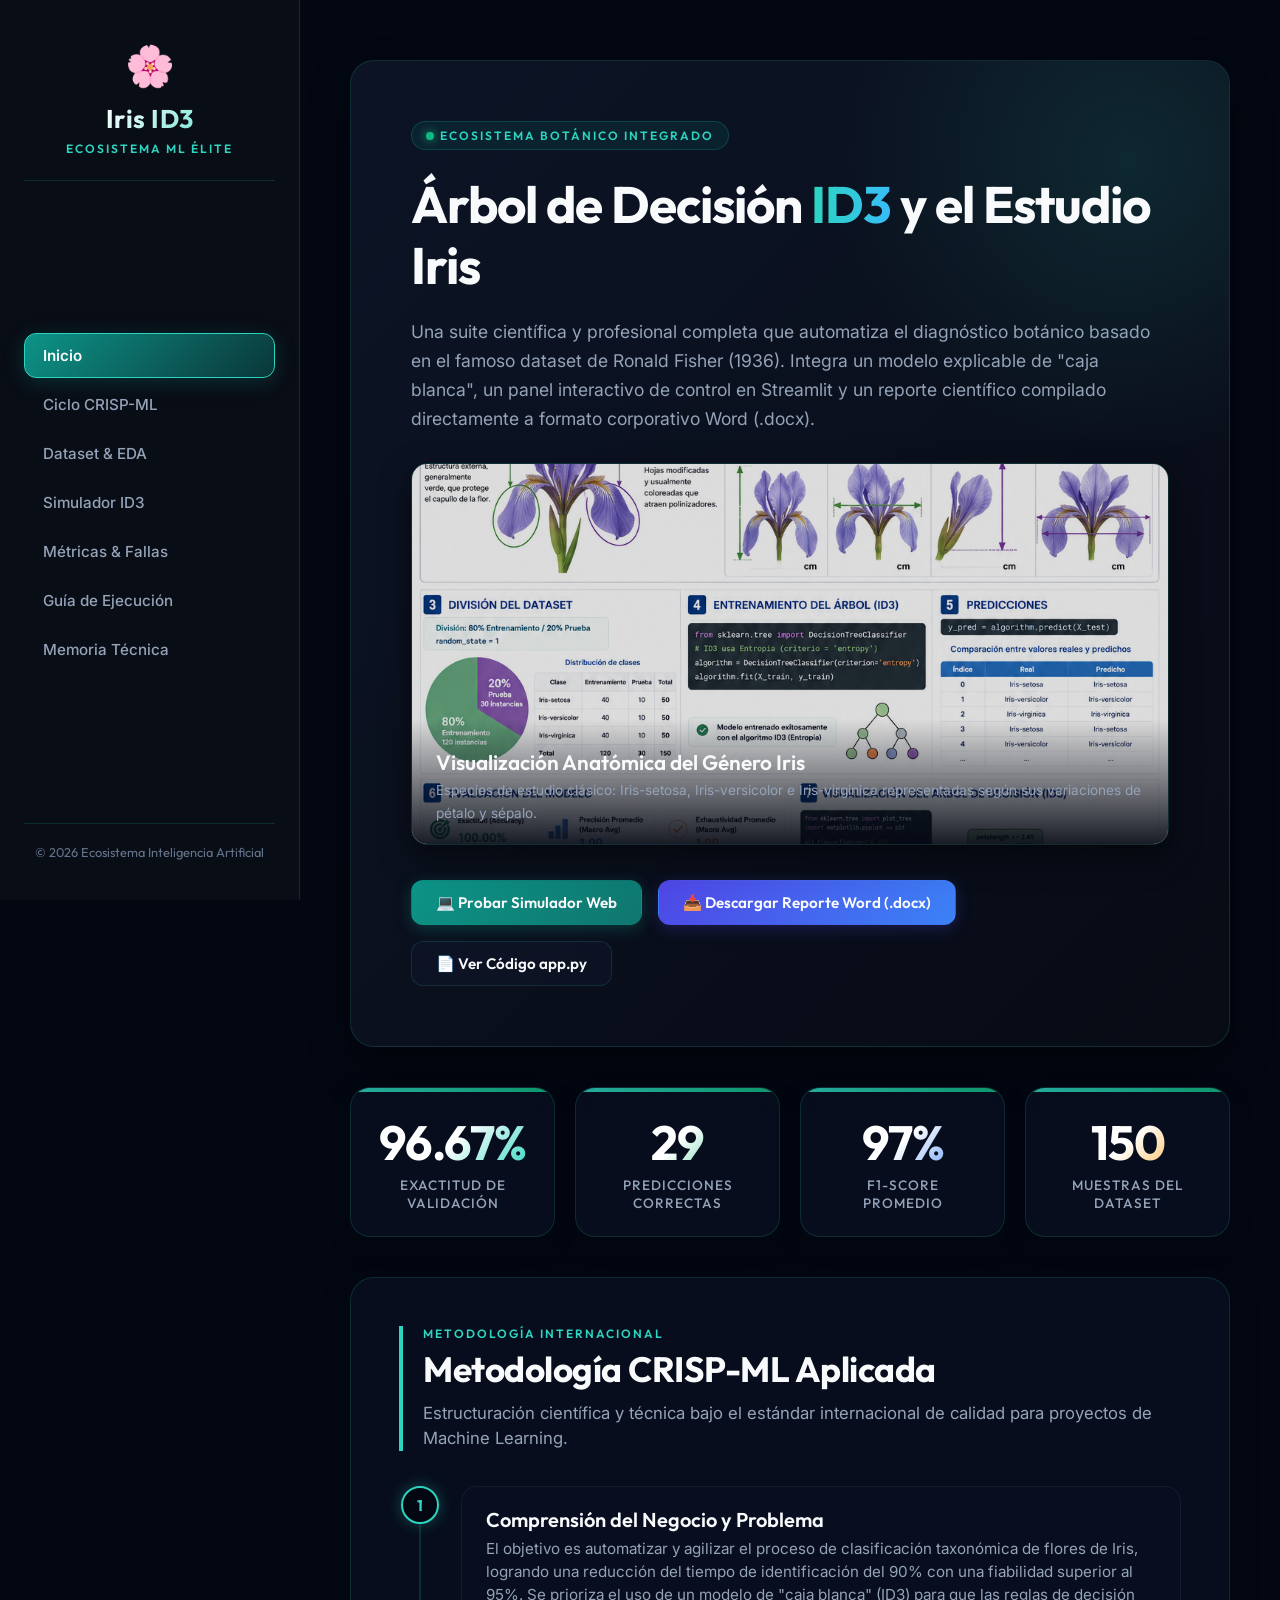
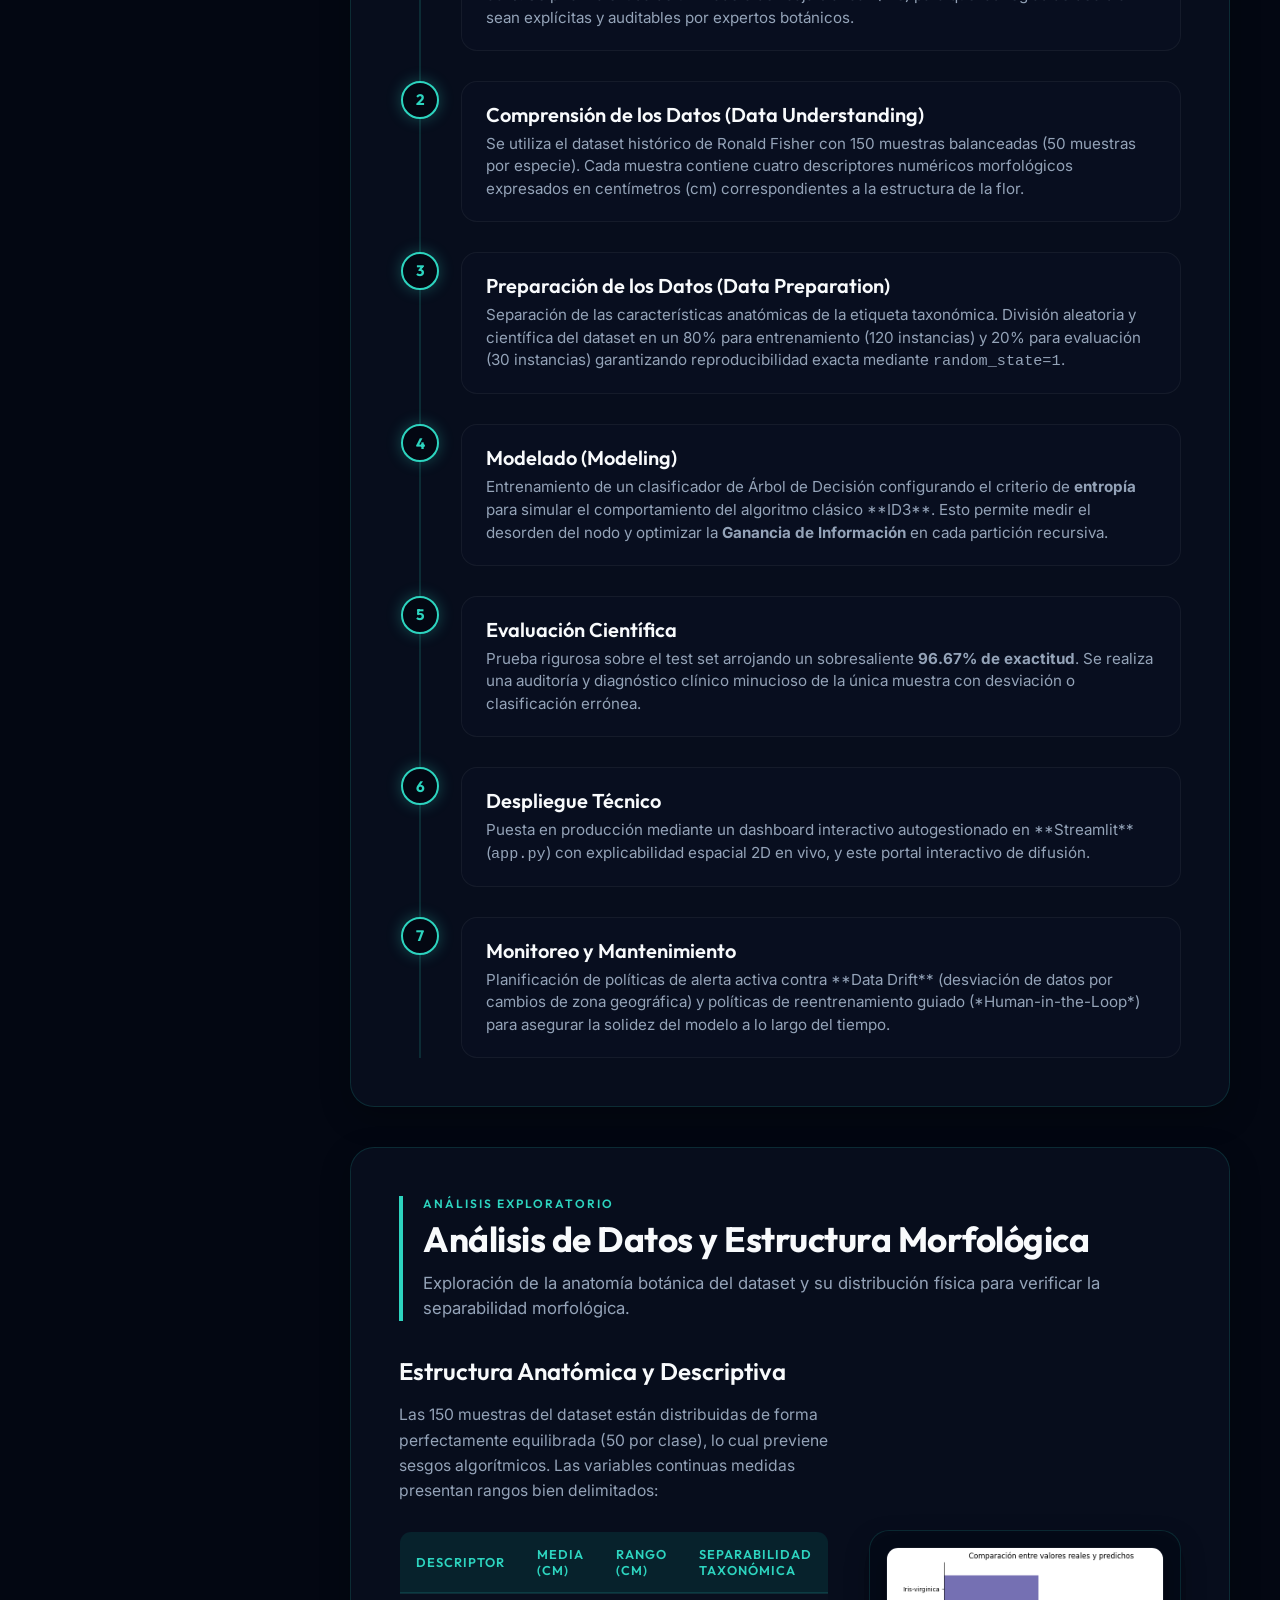
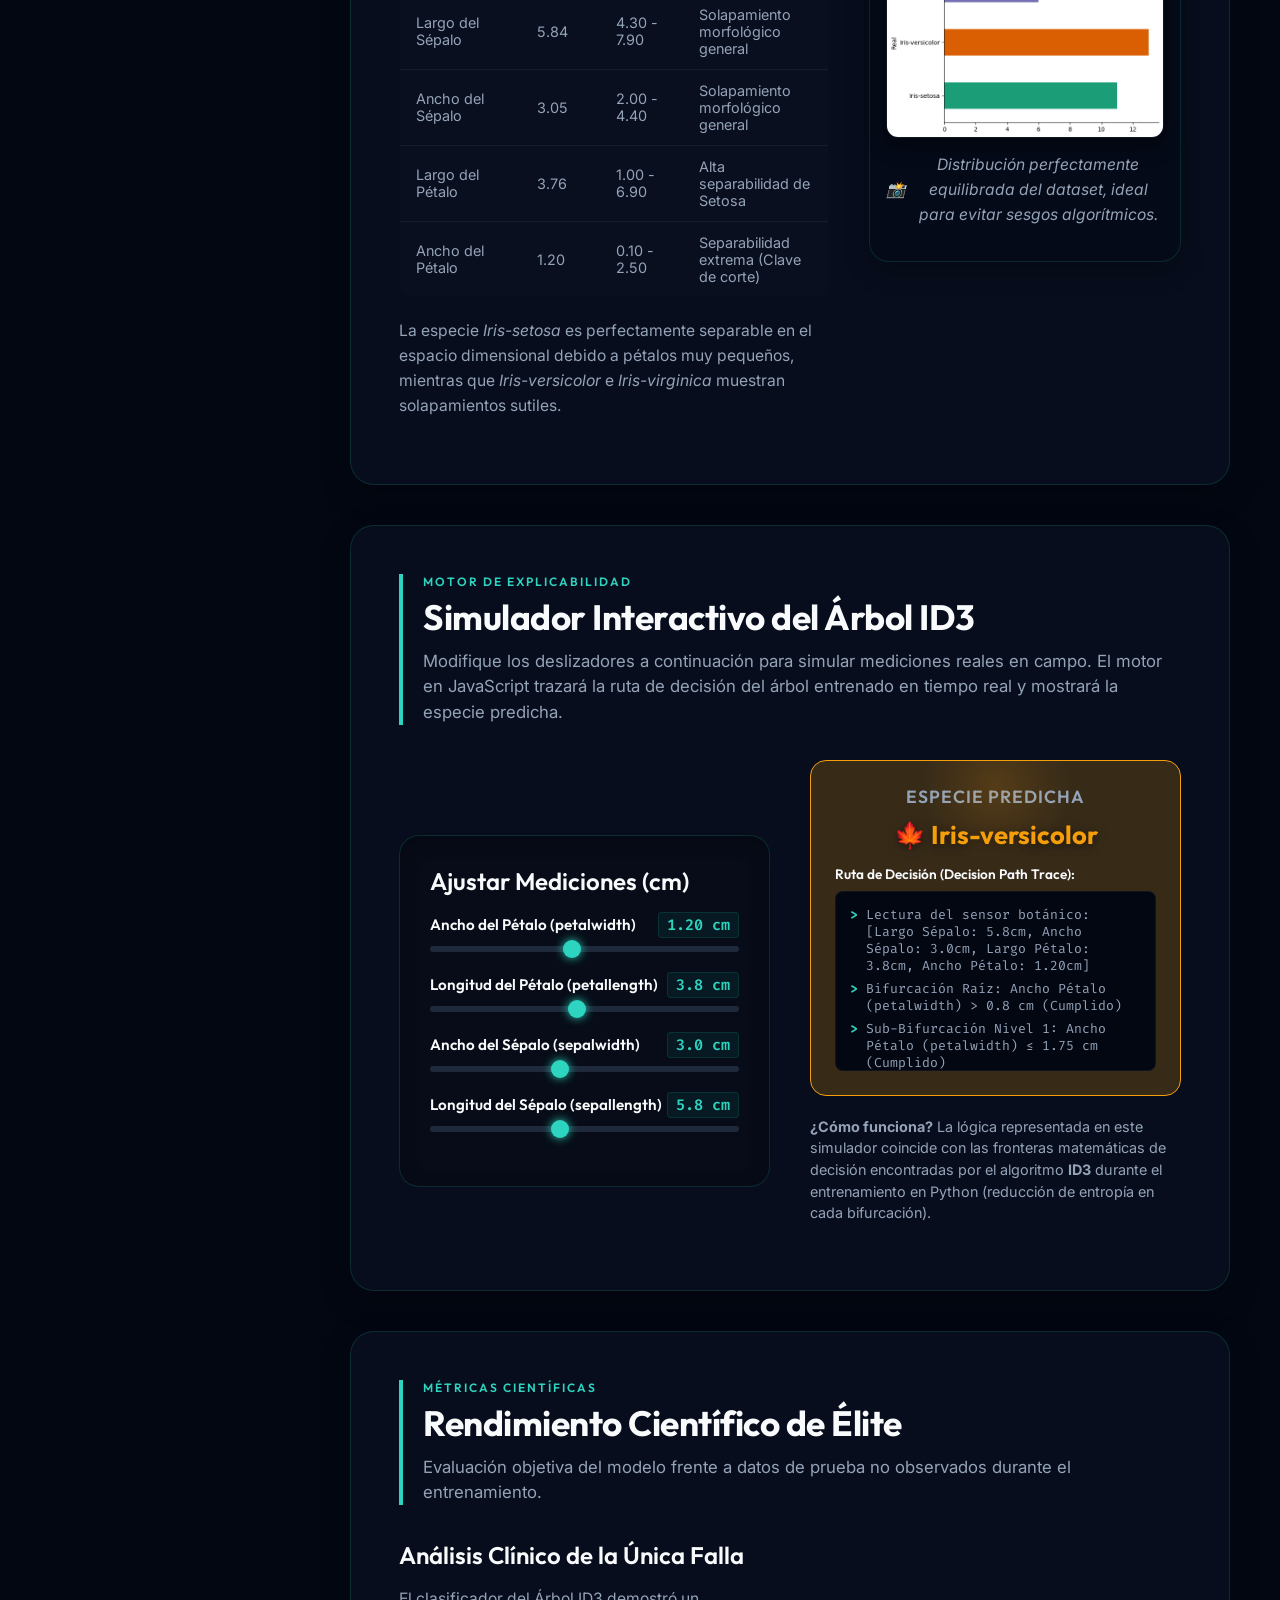
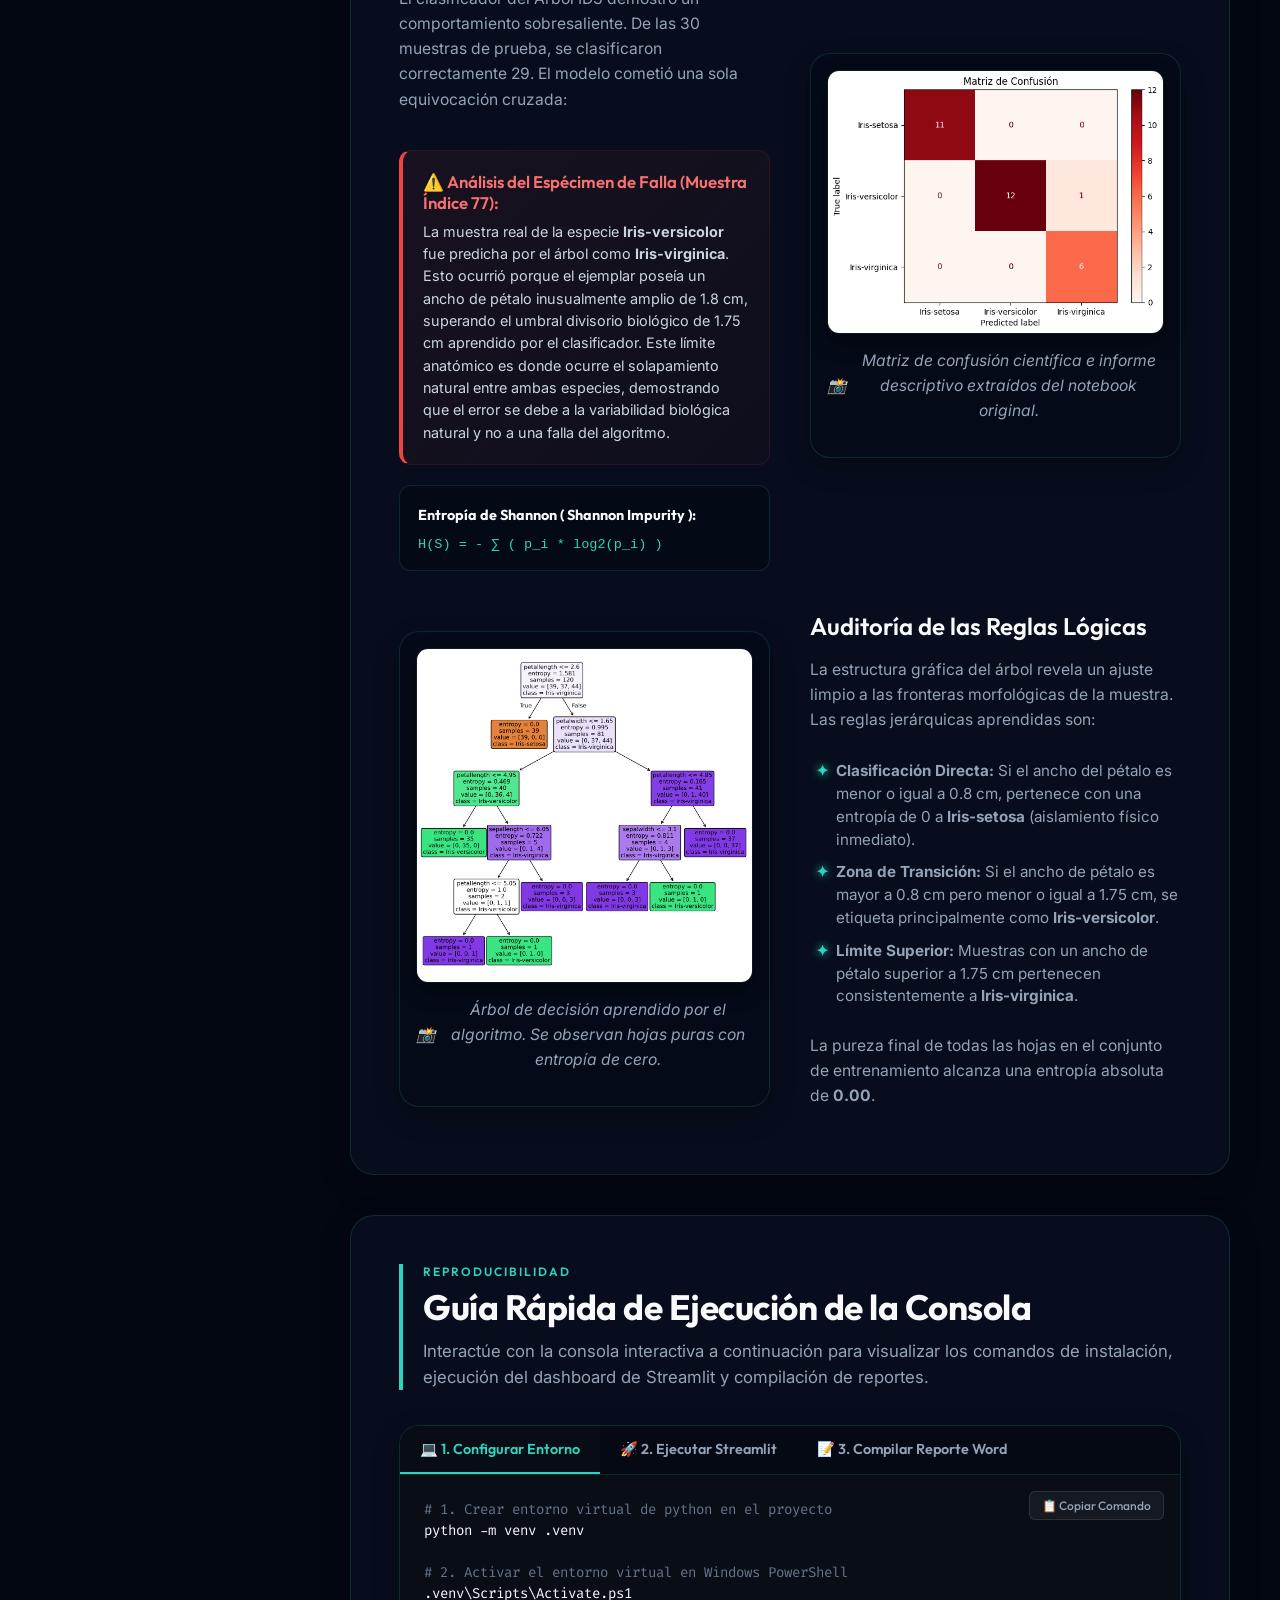
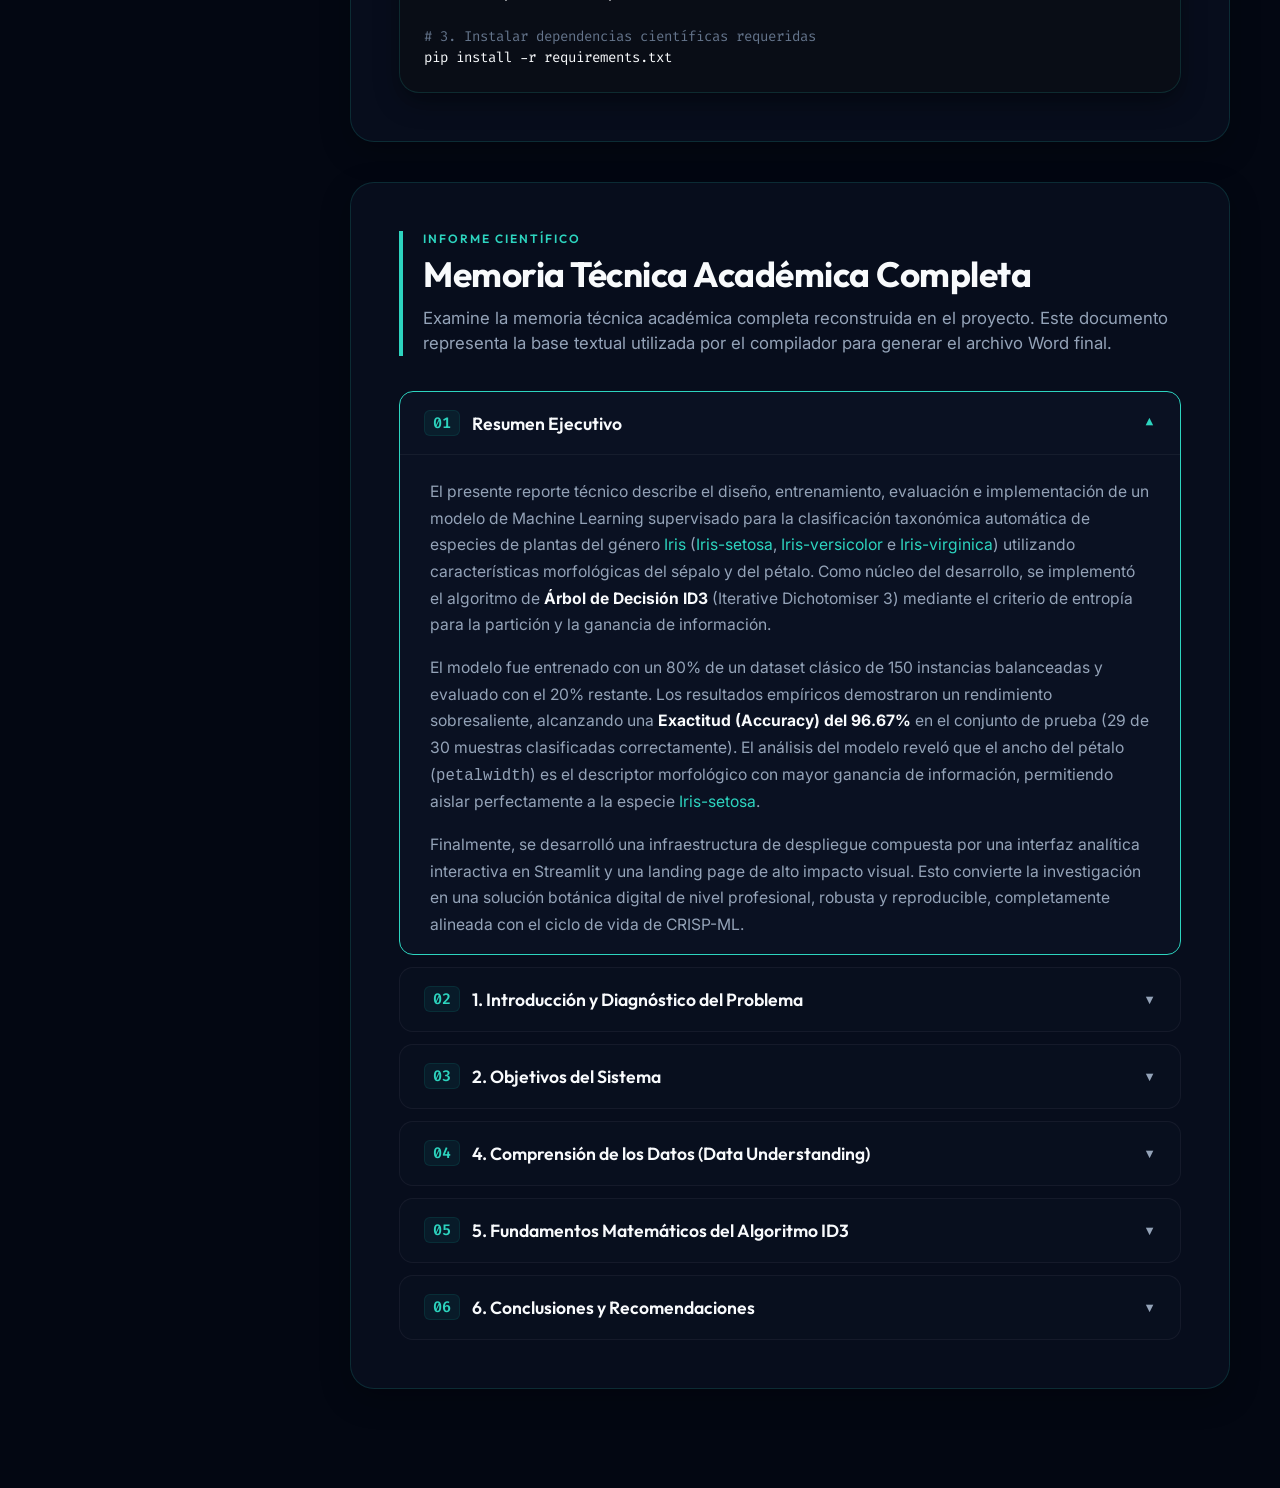
<file: index.html>
<!doctype html>
<html lang="es">

<head>
  <meta charset="utf-8" />
  <meta name="viewport" content="width=device-width, initial-scale=1.0" />
  <title>Ecosistema Botánico Iris ID3 - Machine Learning de Élite</title>
  <meta name="description"
    content="Ecosistema interactivo de Machine Learning y automatización botánica basado en el algoritmo de Árbol de Decisión ID3 y el estándar CRISP-ML." />

  <!-- Script Autocorrector de Rutas de Imágenes Local / Doble Click -->
  <script>
    function fixImagePath(img) {
      let attempt = parseInt(img.getAttribute('data-attempt') || '0');
      attempt++;
      img.setAttribute('data-attempt', attempt);

      const currentSrc = img.src || img.getAttribute('src');
      if (!currentSrc) return;

      // Extrae el nombre de archivo final
      const parts = currentSrc.split('/');
      let filename = parts[parts.length - 1];

      // Decodifica caracteres especiales como espacios
      try {
        filename = decodeURIComponent(filename);
      } catch (e) {
        console.error(e);
      }

      if (attempt === 1) {
        // Intento 1: Ruta literal con tilde y espacios en blanco
        img.src = 'Imágenes/' + filename;
      } else if (attempt === 2) {
        // Intento 2: Codificación UTF-8 para "Imágenes/"
        img.src = 'Im%C3%A1genes/' + filename;
      } else if (attempt === 3) {
        // Intento 3: Carpeta sin tilde "Imagenes/"
        img.src = 'Imagenes/' + filename;
      } else if (attempt === 4) {
        // Intento 4: Carpeta en minúscula y sin tilde "imagenes/"
        img.src = 'imagenes/' + filename;
      } else if (attempt === 5) {
        // Intento 5: Directamente en la raíz por si las copiaron fuera
        img.src = filename;
      }
    }
  </script>

  <!-- Tipografías Premium desde Google Fonts -->
  <link rel="preconnect" href="https://fonts.googleapis.com">
  <link rel="preconnect" href="https://fonts.gstatic.com" crossorigin>
  <link
    href="https://fonts.googleapis.com/css2?family=Outfit:wght@300;400;500;600;700&family=Inter:wght@300;400;500;600;700&family=Fira+Code:wght@400;500&display=swap"
    rel="stylesheet">

  <!-- Estilos Premium Integrados (Zero Dependencias - Listo para Doble Click) -->
  <style>
    :root {
      --bg-dark: #030712;
      --bg-sidebar: #090d16;
      --bg-panel: rgba(15, 23, 42, 0.45);
      --bg-panel-solid: #0f172a;
      --primary: #0D9488;
      --primary-hover: #0F766E;
      --primary-light: #2DD4BF;
      --secondary: #1E293B;
      --accent: #10B981;
      --accent-blue: #3B82F6;
      --accent-orange: #F59E0B;
      --text-white: #F8FAFC;
      --text-gray: #94A3B8;
      --text-muted: #64748B;
      --border-color: rgba(45, 212, 191, 0.15);
      --border-light: rgba(255, 255, 255, 0.05);
      --transition-smooth: all 0.3s cubic-bezier(0.4, 0, 0.2, 1);
      --neon-glow: 0 0 20px rgba(13, 148, 136, 0.2);
    }

    * {
      box-sizing: border-box;
      margin: 0;
      padding: 0;
    }

    html {
      scroll-behavior: smooth;
    }

    body {
      background-color: var(--bg-dark);
      font-family: 'Outfit', sans-serif;
      color: var(--text-white);
      display: flex;
      min-height: 100vh;
      overflow-x: hidden;
    }

    /* --- SIDEBAR LATERAL FLOTANTE --- */
    .sidebar {
      width: 300px;
      background-color: var(--bg-sidebar);
      border-right: 1px solid var(--border-color);
      padding: 40px 24px;
      position: fixed;
      top: 0;
      left: 0;
      height: 100vh;
      display: flex;
      flex-direction: column;
      justify-content: space-between;
      z-index: 100;
    }

    .sidebar-logo {
      text-align: center;
      padding-bottom: 24px;
      border-bottom: 1px solid var(--border-color);
    }

    .logo-emoji {
      font-size: 2.5rem;
      display: inline-block;
      margin-bottom: 12px;
      animation: float 4s ease-in-out infinite;
    }

    .sidebar-logo h2 {
      font-size: 1.6rem;
      font-weight: 700;
      color: var(--text-white);
      letter-spacing: 0.5px;
      background: linear-gradient(135deg, #FFF 30%, var(--primary-light) 100%);
      -webkit-background-clip: text;
      -webkit-text-fill-color: transparent;
    }

    .sidebar-logo p {
      font-size: 0.75rem;
      color: var(--primary-light);
      text-transform: uppercase;
      letter-spacing: 2px;
      margin-top: 6px;
      font-weight: 600;
    }

    .nav-menu {
      display: flex;
      flex-direction: column;
      margin: 30px 0;
      gap: 4px;
    }

    .nav-link {
      display: flex;
      align-items: center;
      padding: 12px 18px;
      color: var(--text-gray);
      text-decoration: none;
      border-radius: 12px;
      font-family: 'Inter', sans-serif;
      font-size: 0.95rem;
      font-weight: 500;
      transition: var(--transition-smooth);
      border: 1px solid transparent;
    }

    .nav-link:hover {
      color: var(--text-white);
      background-color: rgba(13, 148, 136, 0.08);
      border-color: rgba(13, 148, 136, 0.15);
      transform: translateX(4px);
    }

    .nav-link.active {
      color: var(--text-white);
      background: linear-gradient(135deg, var(--primary) 0%, rgba(13, 148, 136, 0.3) 100%);
      border-color: var(--primary-light);
      box-shadow: 0 4px 20px rgba(13, 148, 136, 0.25);
      font-weight: 600;
    }

    .sidebar-footer {
      text-align: center;
      font-size: 0.8rem;
      color: var(--text-muted);
      border-top: 1px solid var(--border-color);
      padding-top: 20px;
    }

    /* --- CONTENEDOR PRINCIPAL --- */
    .content-wrapper {
      flex: 1;
      margin-left: 300px;
      padding: 60px 50px;
      max-width: 1400px;
      min-height: 100vh;
    }

    /* --- SECCIÓN HERO --- */
    .hero-section {
      position: relative;
      padding: 60px;
      border-radius: 24px;
      background: linear-gradient(135deg, rgba(15, 23, 42, 0.8) 0%, rgba(9, 13, 22, 0.9) 100%);
      border: 1px solid var(--border-color);
      overflow: hidden;
      margin-bottom: 40px;
      box-shadow: 0 20px 40px rgba(0, 0, 0, 0.4);
    }

    .glow-bg {
      position: absolute;
      top: -200px;
      right: -200px;
      width: 600px;
      height: 600px;
      background: radial-gradient(circle, rgba(45, 212, 191, 0.12) 0%, transparent 70%);
      pointer-events: none;
    }

    .hero-content {
      position: relative;
      z-index: 2;
    }

    .badge {
      display: inline-flex;
      align-items: center;
      gap: 6px;
      padding: 6px 14px;
      background-color: rgba(13, 148, 136, 0.12);
      border: 1px solid rgba(13, 148, 136, 0.3);
      border-radius: 30px;
      font-size: 0.75rem;
      font-weight: 600;
      text-transform: uppercase;
      letter-spacing: 2px;
      color: var(--primary-light);
      margin-bottom: 24px;
    }

    .badge::before {
      content: "";
      width: 8px;
      height: 8px;
      background-color: var(--accent);
      border-radius: 50%;
      box-shadow: 0 0 10px var(--accent);
    }

    .hero-section h1 {
      font-size: 3.2rem;
      font-weight: 700;
      line-height: 1.2;
      margin-bottom: 20px;
      letter-spacing: -1px;
    }

    .hero-section h1 span {
      background: linear-gradient(90deg, var(--primary-light) 0%, #38BDF8 100%);
      -webkit-background-clip: text;
      -webkit-text-fill-color: transparent;
    }

    .hero-section p {
      font-family: 'Inter', sans-serif;
      font-size: 1.1rem;
      line-height: 1.65;
      color: var(--text-gray);
      margin-bottom: 30px;
      max-width: 900px;
    }

    /* BANNER PRINCIPAL EMBEDDED */
    .hero-banner-container {
      margin-bottom: 35px;
      border-radius: 16px;
      overflow: hidden;
      border: 1px solid var(--border-color);
      box-shadow: 0 12px 30px rgba(0, 0, 0, 0.5);
      position: relative;
    }

    .hero-banner-container img {
      width: 100%;
      height: auto;
      max-height: 380px;
      object-fit: cover;
      display: block;
      filter: brightness(0.85) contrast(1.05);
      transition: var(--transition-smooth);
    }

    .hero-banner-container:hover img {
      transform: scale(1.01);
      filter: brightness(0.95);
    }

    .hero-banner-overlay {
      position: absolute;
      bottom: 0;
      left: 0;
      right: 0;
      background: linear-gradient(to top, rgba(3, 7, 18, 0.9) 0%, rgba(3, 7, 18, 0) 100%);
      padding: 30px 24px 20px;
      color: var(--text-white);
    }

    .hero-banner-overlay h3 {
      font-size: 1.3rem;
      font-weight: 600;
      margin-bottom: 4px;
    }

    .hero-banner-overlay p {
      font-size: 0.85rem;
      color: var(--text-gray);
      margin-bottom: 0;
    }

    .hero-actions {
      display: flex;
      flex-wrap: wrap;
      gap: 16px;
    }

    .btn {
      display: inline-flex;
      align-items: center;
      gap: 8px;
      padding: 12px 24px;
      font-family: 'Outfit', sans-serif;
      font-size: 0.95rem;
      font-weight: 600;
      text-decoration: none;
      border-radius: 12px;
      cursor: pointer;
      transition: var(--transition-smooth);
      text-align: center;
      border: 1px solid transparent;
    }

    .btn-primary {
      background: linear-gradient(135deg, var(--primary) 0%, var(--primary-hover) 100%);
      color: var(--text-white);
      box-shadow: 0 4px 15px rgba(13, 148, 136, 0.3);
    }

    .btn-primary:hover {
      transform: translateY(-2px);
      box-shadow: 0 6px 20px rgba(13, 148, 136, 0.5);
    }

    .btn-secondary {
      background: rgba(15, 23, 42, 0.6);
      color: var(--text-white);
      border-color: var(--border-color);
      backdrop-filter: blur(8px);
    }

    .btn-secondary:hover {
      background-color: rgba(13, 148, 136, 0.1);
      border-color: var(--primary-light);
      transform: translateY(-2px);
    }

    .btn-accent {
      background: linear-gradient(135deg, #4F46E5 0%, #3B82F6 100%);
      color: var(--text-white);
      box-shadow: 0 4px 15px rgba(79, 70, 229, 0.25);
    }

    .btn-accent:hover {
      transform: translateY(-2px);
      box-shadow: 0 6px 20px rgba(79, 70, 229, 0.4);
    }

    /* --- DASHBOARD METRICAS (KPIS) --- */
    .kpi-wrapper {
      display: grid;
      grid-template-columns: repeat(4, 1fr);
      gap: 20px;
      margin-bottom: 40px;
    }

    .kpi-card {
      background: var(--bg-panel);
      backdrop-filter: blur(12px);
      -webkit-backdrop-filter: blur(12px);
      border: 1px solid var(--border-color);
      border-radius: 20px;
      padding: 24px;
      text-align: center;
      box-shadow: 0 8px 25px rgba(0, 0, 0, 0.2);
      transition: var(--transition-smooth);
      position: relative;
      overflow: hidden;
    }

    .kpi-card::before {
      content: "";
      position: absolute;
      top: 0;
      left: 0;
      width: 100%;
      height: 4px;
      background: linear-gradient(90deg, var(--primary-light), var(--accent));
      opacity: 0.8;
    }

    .kpi-card:hover {
      transform: translateY(-4px);
      border-color: var(--primary-light);
      box-shadow: 0 12px 30px rgba(13, 148, 136, 0.15);
    }

    .kpi-num {
      font-size: 3rem;
      font-weight: 700;
      color: var(--text-white);
      letter-spacing: -1px;
      margin-bottom: 4px;
      background: linear-gradient(135deg, #FFF 50%, var(--primary-light) 100%);
      -webkit-background-clip: text;
      -webkit-text-fill-color: transparent;
    }

    .kpi-card:nth-child(2) .kpi-num {
      background: linear-gradient(135deg, #FFF 50%, var(--accent) 100%);
      -webkit-background-clip: text;
    }

    .kpi-card:nth-child(3) .kpi-num {
      background: linear-gradient(135deg, #FFF 50%, var(--accent-blue) 100%);
      -webkit-background-clip: text;
    }

    .kpi-card:nth-child(4) .kpi-num {
      background: linear-gradient(135deg, #FFF 50%, var(--accent-orange) 100%);
      -webkit-background-clip: text;
    }

    .kpi-label {
      font-size: 0.85rem;
      text-transform: uppercase;
      color: var(--text-gray);
      letter-spacing: 1px;
      font-weight: 500;
    }

    /* --- TARJETAS CONTENEDORAS PREMIUM --- */
    .section-card {
      background: var(--bg-panel);
      backdrop-filter: blur(12px);
      -webkit-backdrop-filter: blur(12px);
      border: 1px solid var(--border-color);
      border-radius: 24px;
      padding: 48px;
      margin-bottom: 40px;
      box-shadow: 0 10px 30px rgba(0, 0, 0, 0.25);
    }

    .section-header {
      margin-bottom: 35px;
      border-left: 4px solid var(--primary-light);
      padding-left: 20px;
    }

    .section-badge {
      font-size: 0.75rem;
      font-weight: 600;
      text-transform: uppercase;
      letter-spacing: 2px;
      color: var(--primary-light);
      display: block;
      margin-bottom: 6px;
    }

    .section-card h2 {
      font-size: 2.2rem;
      font-weight: 700;
      margin-bottom: 10px;
      letter-spacing: -0.5px;
    }

    .section-card>.section-header>p {
      font-family: 'Inter', sans-serif;
      font-size: 1.05rem;
      color: var(--text-gray);
      line-height: 1.5;
      max-width: 900px;
    }

    /* --- LAYOUT GRIDS --- */
    .grid-2col {
      display: grid;
      grid-template-columns: 1fr 1fr;
      gap: 40px;
      align-items: center;
    }

    .grid-card {
      display: flex;
      flex-direction: column;
    }

    .grid-card h3 {
      font-size: 1.5rem;
      font-weight: 600;
      margin-bottom: 16px;
      color: var(--text-white);
      display: flex;
      align-items: center;
      gap: 8px;
    }

    .grid-card p {
      font-family: 'Inter', sans-serif;
      font-size: 0.98rem;
      color: var(--text-gray);
      line-height: 1.6;
      margin-bottom: 18px;
    }

    /* --- GESTIÓN DE IMÁGENES DENTRO DEL CONTENIDO --- */
    .img-card {
      background: rgba(3, 7, 18, 0.4);
      border-radius: 20px;
      border: 1px solid var(--border-color);
      padding: 16px;
      box-shadow: 0 10px 25px rgba(0, 0, 0, 0.3);
      display: flex;
      flex-direction: column;
      align-items: center;
      transition: var(--transition-smooth);
    }

    .img-card:hover {
      border-color: rgba(13, 148, 136, 0.4);
      box-shadow: 0 15px 30px rgba(13, 148, 136, 0.1);
    }

    .img-card img {
      max-width: 100%;
      height: auto;
      border-radius: 12px;
      border: 1px solid var(--border-light);
      display: block;
      box-shadow: 0 8px 20px rgba(0, 0, 0, 0.4);
      transition: var(--transition-smooth);
    }

    .img-card:hover img {
      transform: scale(1.02);
    }

    .caption {
      font-size: 0.8rem;
      color: var(--text-gray);
      margin-top: 14px !important;
      text-align: center;
      font-style: italic;
      font-family: 'Inter', sans-serif;
      display: flex;
      align-items: center;
      gap: 6px;
    }

    .caption::before {
      content: "📸";
    }

    /* --- TABLAS --- */
    .premium-table {
      width: 100%;
      border-collapse: collapse;
      margin-top: 10px;
      margin-bottom: 10px;
      border-radius: 12px;
      overflow: hidden;
      border: 1px solid var(--border-color);
    }

    .premium-table th {
      background-color: rgba(13, 148, 136, 0.15);
      color: var(--primary-light);
      font-size: 0.8rem;
      text-transform: uppercase;
      font-weight: 600;
      letter-spacing: 1px;
      padding: 14px 16px;
      text-align: left;
      border-bottom: 2px solid var(--border-color);
    }

    .premium-table td {
      padding: 12px 16px;
      font-family: 'Inter', sans-serif;
      font-size: 0.9rem;
      color: var(--text-gray);
      border-bottom: 1px solid var(--border-light);
      background-color: rgba(15, 23, 42, 0.2);
    }

    .premium-table tr:last-child td {
      border-bottom: none;
    }

    .premium-table tr:hover td {
      color: var(--text-white);
      background-color: rgba(13, 148, 136, 0.05);
    }

    /* --- LISTAS ESTILIZADAS --- */
    .styled-list {
      list-style: none;
      margin-top: 10px;
      margin-bottom: 15px;
    }

    .styled-list li {
      font-family: 'Inter', sans-serif;
      font-size: 0.95rem;
      color: var(--text-gray);
      margin-bottom: 10px;
      padding-left: 26px;
      position: relative;
      line-height: 1.5;
    }

    .styled-list li::before {
      content: "✦";
      position: absolute;
      left: 6px;
      top: 0;
      color: var(--primary-light);
      font-weight: bold;
      text-shadow: 0 0 8px var(--primary-light);
    }

    .math-box {
      margin-top: 20px;
      background-color: rgba(3, 7, 18, 0.6);
      border: 1px solid var(--border-color);
      border-radius: 12px;
      padding: 18px;
      font-family: 'Fira Code', monospace;
      font-size: 0.85rem;
      color: var(--primary-light);
      display: flex;
      flex-direction: column;
      gap: 6px;
    }

    .math-box p {
      font-family: 'Outfit', sans-serif;
      font-size: 0.9rem;
      color: var(--text-white);
      margin-bottom: 4px;
    }

    /* --- TIMELINE DE CRISP-ML --- */
    .timeline {
      border-left: 2px solid var(--border-color);
      margin-left: 20px;
      padding-left: 40px;
      position: relative;
    }

    .timeline-item {
      position: relative;
      margin-bottom: 30px;
    }

    .timeline-item:last-child {
      margin-bottom: 0;
    }

    .timeline-num {
      position: absolute;
      left: -60px;
      top: 0;
      width: 38px;
      height: 38px;
      border-radius: 50%;
      background-color: var(--bg-dark);
      border: 2px solid var(--primary-light);
      color: var(--primary-light);
      font-size: 0.95rem;
      font-weight: 700;
      display: flex;
      align-items: center;
      justify-content: center;
      box-shadow: 0 0 15px rgba(45, 212, 191, 0.3);
      transition: var(--transition-smooth);
    }

    .timeline-item:hover .timeline-num {
      background-color: var(--primary);
      color: var(--text-white);
      box-shadow: 0 0 20px var(--primary-light);
    }

    .timeline-content {
      background-color: rgba(15, 23, 42, 0.25);
      border: 1px solid var(--border-light);
      border-radius: 16px;
      padding: 20px 24px;
      transition: var(--transition-smooth);
    }

    .timeline-content:hover {
      border-color: rgba(13, 148, 136, 0.3);
      background-color: rgba(15, 23, 42, 0.4);
    }

    .timeline-content h3 {
      font-size: 1.25rem;
      font-weight: 600;
      margin-bottom: 6px;
      color: var(--text-white);
      display: flex;
      align-items: center;
      gap: 10px;
    }

    .timeline-content p {
      font-family: 'Inter', sans-serif;
      font-size: 0.95rem;
      color: var(--text-gray);
      line-height: 1.5;
    }

    /* --- DIAGNOSTICO DE ERROR --- */
    .diagnostic-box {
      margin-top: 20px;
      padding: 20px;
      background: linear-gradient(135deg, rgba(239, 68, 68, 0.08) 0%, rgba(239, 68, 68, 0.03) 100%);
      border-left: 4px solid #ef4444;
      border-radius: 12px;
      border-top: 1px solid rgba(239, 68, 68, 0.1);
      border-right: 1px solid rgba(239, 68, 68, 0.1);
      border-bottom: 1px solid rgba(239, 68, 68, 0.1);
    }

    .diagnostic-box h4 {
      color: #f87171;
      font-size: 1.05rem;
      font-weight: 600;
      margin-bottom: 8px;
      display: flex;
      align-items: center;
      gap: 8px;
    }

    .diagnostic-box p {
      font-size: 0.9rem !important;
      line-height: 1.55 !important;
      margin-bottom: 0 !important;
      color: #cbd5e1 !important;
      font-family: 'Inter', sans-serif !important;
    }

    /* --- SIMULADOR INTERACTIVO DEL ÁRBOL EN JAVASCRIPT --- */
    .simulator-container {
      background: rgba(9, 13, 22, 0.6);
      border: 1px solid var(--border-color);
      border-radius: 20px;
      padding: 30px;
      margin-top: 20px;
      box-shadow: inset 0 4px 20px rgba(0, 0, 0, 0.3);
    }

    .sim-controls {
      display: flex;
      flex-direction: column;
      gap: 20px;
      margin-bottom: 24px;
    }

    .sim-control-group {
      display: flex;
      flex-direction: column;
      gap: 8px;
    }

    .sim-label-row {
      display: flex;
      justify-content: space-between;
      align-items: center;
    }

    .sim-label {
      font-size: 0.95rem;
      font-weight: 600;
      color: var(--text-white);
    }

    .sim-val {
      font-family: 'Fira Code', monospace;
      font-size: 0.95rem;
      font-weight: 600;
      color: var(--primary-light);
      background-color: rgba(13, 148, 136, 0.1);
      padding: 2px 8px;
      border-radius: 4px;
      border: 1px solid rgba(13, 148, 136, 0.2);
    }

    .sim-slider {
      -webkit-appearance: none;
      width: 100%;
      height: 6px;
      border-radius: 3px;
      background: var(--secondary);
      outline: none;
      transition: var(--transition-smooth);
    }

    .sim-slider::-webkit-slider-thumb {
      -webkit-appearance: none;
      appearance: none;
      width: 18px;
      height: 18px;
      border-radius: 50%;
      background: var(--primary-light);
      cursor: pointer;
      box-shadow: 0 0 10px var(--primary-light);
      transition: var(--transition-smooth);
    }

    .sim-slider::-webkit-slider-thumb:hover {
      transform: scale(1.2);
    }

    .sim-result-card {
      background: rgba(15, 23, 42, 0.8);
      border-radius: 16px;
      padding: 24px;
      border: 1.5px solid var(--border-color);
      display: flex;
      flex-direction: column;
      align-items: center;
      text-align: center;
      transition: var(--transition-smooth);
      position: relative;
      overflow: hidden;
    }

    .sim-result-glow {
      position: absolute;
      width: 150px;
      height: 150px;
      background: radial-gradient(circle, var(--accent) 0%, transparent 70%);
      opacity: 0.15;
      pointer-events: none;
      top: -50px;
    }

    .sim-species-badge {
      font-size: 1.6rem;
      font-weight: 700;
      margin-top: 10px;
      margin-bottom: 12px;
      color: var(--text-white);
      text-shadow: 0 2px 10px rgba(0, 0, 0, 0.5);
    }

    .sim-path-console {
      width: 100%;
      background-color: #030712;
      border: 1px solid var(--border-light);
      border-radius: 8px;
      padding: 14px;
      font-family: 'Fira Code', monospace;
      font-size: 0.82rem;
      text-align: left;
      color: var(--text-gray);
      display: flex;
      flex-direction: column;
      gap: 6px;
      max-height: 180px;
      overflow-y: auto;
    }

    .sim-path-step {
      display: flex;
      gap: 8px;
    }

    .sim-path-step::before {
      content: ">";
      color: var(--primary-light);
      font-weight: bold;
    }

    /* --- CONSOLA DE CÓDIGO INTERACTIVA (TUTORIAL TABS) --- */
    .console-wrapper {
      background-color: #090d16;
      border: 1px solid var(--border-color);
      border-radius: 20px;
      overflow: hidden;
      margin-top: 25px;
      box-shadow: 0 10px 25px rgba(0, 0, 0, 0.4);
    }

    .console-tabs {
      display: flex;
      background-color: rgba(3, 7, 18, 0.5);
      border-bottom: 1px solid var(--border-color);
    }

    .console-tab {
      padding: 14px 20px;
      background: transparent;
      border: none;
      color: var(--text-gray);
      font-family: 'Outfit', sans-serif;
      font-size: 0.9rem;
      font-weight: 600;
      cursor: pointer;
      transition: var(--transition-smooth);
      border-bottom: 2px solid transparent;
      display: flex;
      align-items: center;
      gap: 8px;
    }

    .console-tab:hover {
      color: var(--text-white);
      background-color: rgba(255, 255, 255, 0.02);
    }

    .console-tab.active {
      color: var(--primary-light);
      border-bottom-color: var(--primary-light);
      background-color: rgba(9, 13, 22, 0.8);
    }

    .console-body {
      padding: 24px;
      position: relative;
    }

    .console-code {
      font-family: 'Fira Code', monospace;
      font-size: 0.88rem;
      color: var(--text-white);
      line-height: 1.5;
      white-space: pre-wrap;
      word-break: break-all;
    }

    .console-code-comment {
      color: var(--text-muted);
    }

    .console-code-cmd {
      color: var(--primary-light);
    }

    .btn-copy {
      position: absolute;
      top: 16px;
      right: 16px;
      background-color: rgba(255, 255, 255, 0.05);
      border: 1px solid rgba(255, 255, 255, 0.1);
      color: var(--text-gray);
      padding: 6px 12px;
      border-radius: 6px;
      font-size: 0.75rem;
      font-family: 'Outfit', sans-serif;
      font-weight: 500;
      cursor: pointer;
      transition: var(--transition-smooth);
    }

    .btn-copy:hover {
      background-color: var(--primary);
      color: var(--text-white);
      border-color: var(--primary-light);
    }

    /* --- ACORDEÓN DE REPORTE ACADÉMICO --- */
    .accordion-container {
      display: flex;
      flex-direction: column;
      gap: 12px;
      margin-top: 25px;
    }

    .accordion-item {
      border: 1px solid var(--border-light);
      border-radius: 14px;
      overflow: hidden;
      transition: var(--transition-smooth);
      background-color: rgba(15, 23, 42, 0.2);
    }

    .accordion-item:hover {
      border-color: rgba(13, 148, 136, 0.25);
      background-color: rgba(15, 23, 42, 0.35);
    }

    .accordion-item.active {
      border-color: var(--primary-light);
      background-color: rgba(15, 23, 42, 0.5);
    }

    .accordion-header {
      padding: 18px 24px;
      cursor: pointer;
      display: flex;
      justify-content: space-between;
      align-items: center;
      user-select: none;
      transition: var(--transition-smooth);
    }

    .accordion-title {
      font-size: 1.1rem;
      font-weight: 600;
      color: var(--text-white);
      display: flex;
      align-items: center;
      gap: 12px;
    }

    .accordion-title span.number {
      font-family: 'Fira Code', monospace;
      color: var(--primary-light);
      font-size: 0.95rem;
      background-color: rgba(13, 148, 136, 0.1);
      padding: 2px 8px;
      border-radius: 6px;
      border: 1px solid rgba(13, 148, 136, 0.15);
    }

    .accordion-arrow {
      font-size: 0.8rem;
      color: var(--text-gray);
      transition: var(--transition-smooth);
    }

    .accordion-item.active .accordion-arrow {
      transform: rotate(180deg);
      color: var(--primary-light);
    }

    .accordion-content {
      max-height: 0;
      overflow: hidden;
      transition: max-height 0.4s ease-out;
      border-top: 1px solid transparent;
    }

    .accordion-item.active .accordion-content {
      border-top-color: var(--border-light);
    }

    .accordion-inner-content {
      padding: 24px 30px;
      font-family: 'Inter', sans-serif;
      font-size: 0.98rem;
      line-height: 1.7;
      color: var(--text-gray);
    }

    .accordion-inner-content h4 {
      font-family: 'Outfit', sans-serif;
      font-size: 1.2rem;
      color: var(--text-white);
      margin-top: 20px;
      margin-bottom: 12px;
      font-weight: 600;
    }

    .accordion-inner-content h4:first-child {
      margin-top: 0;
    }

    .accordion-inner-content p {
      margin-bottom: 16px;
    }

    .accordion-inner-content strong {
      color: var(--text-white);
    }

    .accordion-inner-content em {
      color: var(--primary-light);
      font-style: normal;
    }

    /* --- MEDIA QUERIES (RESPONSIVIDAD) --- */
    @media (max-width: 1024px) {
      body {
        flex-direction: column;
      }

      .sidebar {
        width: 100%;
        height: auto;
        position: relative;
        padding: 24px;
        border-right: none;
        border-bottom: 1px solid var(--border-color);
      }

      .sidebar-logo {
        padding-bottom: 16px;
        border-bottom: none;
      }

      .nav-menu {
        flex-direction: row;
        flex-wrap: wrap;
        justify-content: center;
        margin: 16px 0 0;
        gap: 8px;
      }

      .nav-link {
        margin: 0;
        padding: 10px 14px;
        font-size: 0.85rem;
      }

      .nav-link:hover {
        transform: none;
      }

      .content-wrapper {
        margin-left: 0;
        padding: 32px 20px;
      }

      .grid-2col {
        grid-template-columns: 1fr;
        gap: 30px;
      }

      .kpi-wrapper {
        grid-template-columns: 1fr 1fr;
      }
    }

    @media (max-width: 640px) {
      .kpi-wrapper {
        grid-template-columns: 1fr;
      }

      .hero-section {
        padding: 30px;
      }

      .hero-section h1 {
        font-size: 2.2rem;
      }

      .section-card {
        padding: 24px;
      }

      .accordion-inner-content {
        padding: 20px;
      }
    }

    /* --- ANIMATION DEFINITIONS --- */
    @keyframes float {
      0% {
        transform: translateY(0px);
      }

      50% {
        transform: translateY(-10px);
      }

      100% {
        transform: translateY(0px);
      }
    }
  </style>
</head>

<body>

  <!-- BARRA DE NAVEGACIÓN LATERAL (SIDEBAR) -->
  <aside class="sidebar">
    <div class="sidebar-logo">
      <span class="logo-emoji">🌸</span>
      <h2>Iris ID3</h2>
      <p>Ecosistema ML Élite</p>
    </div>
    <nav class="nav-menu">
      <a href="#inicio" class="nav-link active"><span>Inicio</span></a>
      <a href="#crisp-ml" class="nav-link"><span>Ciclo CRISP-ML</span></a>
      <a href="#dataset" class="nav-link"><span>Dataset & EDA</span></a>
      <a href="#simulador" class="nav-link"><span>Simulador ID3</span></a>
      <a href="#resultados" class="nav-link"><span>Métricas & Fallas</span></a>
      <a href="#consola" class="nav-link"><span>Guía de Ejecución</span></a>
      <a href="#reporte" class="nav-link"><span>Memoria Técnica</span></a>
    </nav>
    <div class="sidebar-footer">
      <p>© 2026 Ecosistema Inteligencia Artificial</p>
    </div>
  </aside>

  <!-- CONTENEDOR DE CONTENIDO PRINCIPAL -->
  <main class="content-wrapper">

    <!-- SECCIÓN 1: INICIO (HERO & PRESENACIÓN) -->
    <section id="inicio" class="hero-section">
      <div class="glow-bg"></div>
      <div class="hero-content">
        <span class="badge">Ecosistema Botánico Integrado</span>
        <h1>Árbol de Decisión <span>ID3</span> y el Estudio Iris</h1>
        <p>Una suite científica y profesional completa que automatiza el diagnóstico botánico basado en el famoso
          dataset de Ronald Fisher (1936). Integra un modelo explicable de "caja blanca", un panel interactivo de
          control en Streamlit y un reporte científico compilado directamente a formato corporativo Word (.docx).</p>

        <!-- PRIMERA IMAGEN: Banner Principal Botánico -->
        <div class="hero-banner-container">
          <img src="Imágenes/Infog.png" onerror="fixImagePath(this)" alt="Especies botánicas del género Iris" />
          <div class="hero-banner-overlay">
            <h3>Visualización Anatómica del Género Iris</h3>
            <p>Especies de estudio clásico: Iris-setosa, Iris-versicolor e Iris-virginica representadas según sus
              variaciones de pétalo y sépalo.</p>
          </div>
        </div>

        <div class="hero-actions">
          <a href="#simulador" class="btn btn-primary">
            <span>💻 Probar Simulador Web</span>
          </a>
          <a href="Proyecto/Material_1_Proyecto_IA_Talento_Tech.docx" class="btn btn-accent" download>
            <span>📥 Descargar Reporte Word (.docx)</span>
          </a>
          <a href="app.py" class="btn btn-secondary" target="_blank">
            <span>📄 Ver Código app.py</span>
          </a>
        </div>
      </div>
    </section>

    <!-- SECCIÓN DE KPIs METRICAS GLOBALES -->
    <div class="kpi-wrapper">
      <div class="kpi-card">
        <div class="kpi-num" id="kpi-1">0%</div>
        <div class="kpi-label">Exactitud de Validación</div>
      </div>
      <div class="kpi-card">
        <div class="kpi-num" id="kpi-2">0</div>
        <div class="kpi-label">Predicciones Correctas</div>
      </div>
      <div class="kpi-card">
        <div class="kpi-num" id="kpi-3">0%</div>
        <div class="kpi-label">F1-Score Promedio</div>
      </div>
      <div class="kpi-card">
        <div class="kpi-num" id="kpi-4">0</div>
        <div class="kpi-label">Muestras del Dataset</div>
      </div>
    </div>

    <!-- SECCIÓN 2: CICLO CRISP-ML (CICLO DE VIDA) -->
    <section id="crisp-ml" class="section-card">
      <div class="section-header">
        <span class="section-badge">Metodología Internacional</span>
        <h2>Metodología CRISP-ML Aplicada</h2>
        <p>Estructuración científica y técnica bajo el estándar internacional de calidad para proyectos de Machine
          Learning.</p>
      </div>

      <div class="timeline">
        <div class="timeline-item">
          <div class="timeline-num">1</div>
          <div class="timeline-content">
            <h3>Comprensión del Negocio y Problema</h3>
            <p>El objetivo es automatizar y agilizar el proceso de clasificación taxonómica de flores de Iris, logrando
              una reducción del tiempo de identificación del 90% con una fiabilidad superior al 95%. Se prioriza el uso
              de un modelo de "caja blanca" (ID3) para que las reglas de decisión sean explícitas y auditables por
              expertos botánicos.</p>
          </div>
        </div>

        <div class="timeline-item">
          <div class="timeline-num">2</div>
          <div class="timeline-content">
            <h3>Comprensión de los Datos (Data Understanding)</h3>
            <p>Se utiliza el dataset histórico de Ronald Fisher con 150 muestras balanceadas (50 muestras por especie).
              Cada muestra contiene cuatro descriptores numéricos morfológicos expresados en centímetros (cm)
              correspondientes a la estructura de la flor.</p>
          </div>
        </div>

        <div class="timeline-item">
          <div class="timeline-num">3</div>
          <div class="timeline-content">
            <h3>Preparación de los Datos (Data Preparation)</h3>
            <p>Separación de las características anatómicas de la etiqueta taxonómica. División aleatoria y científica
              del dataset en un 80% para entrenamiento (120 instancias) y 20% para evaluación (30 instancias)
              garantizando reproducibilidad exacta mediante <code>random_state=1</code>.</p>
          </div>
        </div>

        <div class="timeline-item">
          <div class="timeline-num">4</div>
          <div class="timeline-content">
            <h3>Modelado (Modeling)</h3>
            <p>Entrenamiento de un clasificador de Árbol de Decisión configurando el criterio de
              <strong>entropía</strong> para simular el comportamiento del algoritmo clásico **ID3**. Esto permite medir
              el desorden del nodo y optimizar la <strong>Ganancia de Información</strong> en cada partición recursiva.
            </p>
          </div>
        </div>

        <div class="timeline-item">
          <div class="timeline-num">5</div>
          <div class="timeline-content">
            <h3>Evaluación Científica</h3>
            <p>Prueba rigurosa sobre el test set arrojando un sobresaliente <strong>96.67% de exactitud</strong>. Se
              realiza una auditoría y diagnóstico clínico minucioso de la única muestra con desviación o clasificación
              errónea.</p>
          </div>
        </div>

        <div class="timeline-item">
          <div class="timeline-num">6</div>
          <div class="timeline-content">
            <h3>Despliegue Técnico</h3>
            <p>Puesta en producción mediante un dashboard interactivo autogestionado en **Streamlit**
              (<code>app.py</code>) con explicabilidad espacial 2D en vivo, y este portal interactivo de difusión.</p>
          </div>
        </div>

        <div class="timeline-item">
          <div class="timeline-num">7</div>
          <div class="timeline-content">
            <h3>Monitoreo y Mantenimiento</h3>
            <p>Planificación de políticas de alerta activa contra **Data Drift** (desviación de datos por cambios de
              zona geográfica) y políticas de reentrenamiento guiado (*Human-in-the-Loop*) para asegurar la solidez del
              modelo a lo largo del tiempo.</p>
          </div>
        </div>
      </div>
    </section>

    <!-- SECCIÓN 3: DATASET Y EDA (CON ANÁLISIS DE IMÁGENES) -->
    <section id="dataset" class="section-card">
      <div class="section-header">
        <span class="section-badge">Análisis Exploratorio</span>
        <h2>Análisis de Datos y Estructura Morfológica</h2>
        <p>Exploración de la anatomía botánica del dataset y su distribución física para verificar la separabilidad
          morfológica.</p>
      </div>

      <div class="grid-2col">
        <div class="grid-card">
          <h3>Estructura Anatómica y Descriptiva</h3>
          <p>Las 150 muestras del dataset están distribuidas de forma perfectamente equilibrada (50 por clase), lo cual
            previene sesgos algorítmicos. Las variables continuas medidas presentan rangos bien delimitados:</p>

          <table class="premium-table">
            <thead>
              <tr>
                <th>Descriptor</th>
                <th>Media (cm)</th>
                <th>Rango (cm)</th>
                <th>Separabilidad Taxonómica</th>
              </tr>
            </thead>
            <tbody>
              <tr>
                <td>Largo del Sépalo</td>
                <td>5.84</td>
                <td>4.30 - 7.90</td>
                <td>Solapamiento morfológico general</td>
              </tr>
              <tr>
                <td>Ancho del Sépalo</td>
                <td>3.05</td>
                <td>2.00 - 4.40</td>
                <td>Solapamiento morfológico general</td>
              </tr>
              <tr>
                <td>Largo del Pétalo</td>
                <td>3.76</td>
                <td>1.00 - 6.90</td>
                <td>Alta separabilidad de Setosa</td>
              </tr>
              <tr>
                <td>Ancho del Pétalo</td>
                <td>1.20</td>
                <td>0.10 - 2.50</td>
                <td>Separabilidad extrema (Clave de corte)</td>
              </tr>
            </tbody>
          </table>

          <p style="margin-top: 10px;">La especie <em>Iris-setosa</em> es perfectamente separable en el espacio
            dimensional debido a pétalos muy pequeños, mientras que <em>Iris-versicolor</em> e <em>Iris-virginica</em>
            muestran solapamientos sutiles.</p>
        </div>

        <!-- SEGUNDA IMAGEN: Gráfico de Barras -->
        <div class="grid-card img-card">
          <img src="Imágenes/GraficoBarras.png" onerror="fixImagePath(this)"
            alt="Gráfico de Barras de Distribución de Iris" />
          <p class="caption">Distribución perfectamente equilibrada del dataset, ideal para evitar sesgos algorítmicos.
          </p>
        </div>
      </div>
    </section>

    <!-- SECCIÓN 4: SIMULADOR INTERACTIVO DEL ÁRBOL ID3 (REAL-TIME JS PREDICTOR) -->
    <section id="simulador" class="section-card">
      <div class="section-header">
        <span class="section-badge">Motor de Explicabilidad</span>
        <h2>Simulador Interactivo del Árbol ID3</h2>
        <p>Modifique los deslizadores a continuación para simular mediciones reales en campo. El motor en JavaScript
          trazará la ruta de decisión del árbol entrenado en tiempo real y mostrará la especie predicha.</p>
      </div>

      <div class="grid-2col">
        <div class="grid-card simulator-container">
          <h3>Ajustar Mediciones (cm)</h3>

          <div class="sim-controls">
            <!-- Ancho del pétalo (Corte primario) -->
            <div class="sim-control-group">
              <div class="sim-label-row">
                <span class="sim-label">Ancho del Pétalo (petalwidth)</span>
                <span class="sim-val" id="val-pw">1.2 cm</span>
              </div>
              <input type="range" class="sim-slider" id="slider-pw" min="0.1" max="2.5" step="0.05" value="1.2" />
            </div>

            <!-- Largo del pétalo (Corte secundario) -->
            <div class="sim-control-group">
              <div class="sim-label-row">
                <span class="sim-label">Longitud del Pétalo (petallength)</span>
                <span class="sim-val" id="val-pl">3.8 cm</span>
              </div>
              <input type="range" class="sim-slider" id="slider-pl" min="1.0" max="6.9" step="0.1" value="3.8" />
            </div>

            <!-- Ancho del Sépalo -->
            <div class="sim-control-group">
              <div class="sim-label-row">
                <span class="sim-label">Ancho del Sépalo (sepalwidth)</span>
                <span class="sim-val" id="val-sw">3.0 cm</span>
              </div>
              <input type="range" class="sim-slider" id="slider-sw" min="2.0" max="4.4" step="0.1" value="3.0" />
            </div>

            <!-- Largo del Sépalo -->
            <div class="sim-control-group">
              <div class="sim-label-row">
                <span class="sim-label">Longitud del Sépalo (sepallength)</span>
                <span class="sim-val" id="val-sl">5.8 cm</span>
              </div>
              <input type="range" class="sim-slider" id="slider-sl" min="4.3" max="7.9" step="0.1" value="5.8" />
            </div>
          </div>
        </div>

        <div class="grid-card">
          <div class="sim-result-card" id="result-card">
            <div class="sim-result-glow" id="result-glow"></div>
            <span
              style="font-size: 1.1rem; text-transform: uppercase; color: var(--text-gray); font-weight: 600; letter-spacing: 1px;">Especie
              Predicha</span>
            <div class="sim-species-badge" id="predicted-species">Iris-versicolor</div>

            <div style="width: 100%; text-align: left; margin-bottom: 8px;">
              <span style="font-size: 0.85rem; font-weight: 600; color: var(--text-white);">Ruta de Decisión (Decision
                Path Trace):</span>
            </div>
            <div class="sim-path-console" id="path-console">
              <!-- Cargado dinámicamente -->
            </div>
          </div>

          <div style="margin-top: 20px;">
            <p style="font-size: 0.9rem; color: var(--text-gray); line-height: 1.5; font-family: 'Inter', sans-serif;">
              <strong>¿Cómo funciona?</strong> La lógica representada en este simulador coincide con las fronteras
              matemáticas de decisión encontradas por el algoritmo <strong>ID3</strong> durante el entrenamiento en
              Python (reducción de entropía en cada bifurcación).
            </p>
          </div>
        </div>
      </div>
    </section>

    <!-- SECCIÓN 5: RESULTADOS CIENTÍFICOS Y FALLA (CON CONFUSION MATRIX IMAGEN) -->
    <section id="resultados" class="section-card">
      <div class="section-header">
        <span class="section-badge">Métricas Científicas</span>
        <h2>Rendimiento Científico de Élite</h2>
        <p>Evaluación objetiva del modelo frente a datos de prueba no observados durante el entrenamiento.</p>
      </div>

      <div class="grid-2col">
        <div class="grid-card">
          <h3>Análisis Clínico de la Única Falla</h3>
          <p>El clasificador del Árbol ID3 demostró un comportamiento sobresaliente. De las 30 muestras de prueba, se
            clasificaron correctamente 29. El modelo cometió una sola equivocación cruzada:</p>

          <div class="diagnostic-box">
            <h4>⚠️ Análisis del Espécimen de Falla (Muestra Índice 77):</h4>
            <p>La muestra real de la especie <strong>Iris-versicolor</strong> fue predicha por el árbol como
              <strong>Iris-virginica</strong>. Esto ocurrió porque el ejemplar poseía un ancho de pétalo inusualmente
              amplio de 1.8 cm, superando el umbral divisorio biológico de 1.75 cm aprendido por el clasificador. Este
              límite anatómico es donde ocurre el solapamiento natural entre ambas especies, demostrando que el error se
              debe a la variabilidad biológica natural y no a una falla del algoritmo.</p>
          </div>

          <div class="math-box">
            <p><strong>Entropía de Shannon ( Shannon Impurity ):</strong></p>
            <code>H(S) = - ∑ ( p_i * log2(p_i) )</code>
          </div>
        </div>

        <!-- TERCERA IMAGEN: Visualización del Árbol -->
        <div class="grid-card img-card">
          <img src="Imágenes/MatrizConfusion.png" onerror="fixImagePath(this)"
            alt="Matriz de Confusión en conjunto de test" />
          <p class="caption">Matriz de confusión científica e informe descriptivo extraídos del notebook original.</p>
        </div>
      </div>

      <div class="grid-2col" style="margin-top: 40px;">
        <!-- CUARTA IMAGEN: Estructura del Árbol Aprendido -->
        <div class="grid-card img-card">
          <img src="Imágenes/VisualizaacionArbol.png" onerror="fixImagePath(this)"
            alt="Estructura Completa del Árbol de Decisión ID3" />
          <p class="caption">Árbol de decisión aprendido por el algoritmo. Se observan hojas puras con entropía de cero.
          </p>
        </div>

        <div class="grid-card">
          <h3>Auditoría de las Reglas Lógicas</h3>
          <p>La estructura gráfica del árbol revela un ajuste limpio a las fronteras morfológicas de la muestra. Las
            reglas jerárquicas aprendidas son:</p>

          <ul class="styled-list">
            <li><strong>Clasificación Directa:</strong> Si el ancho del pétalo es menor o igual a 0.8 cm, pertenece con
              una entropía de 0 a <strong>Iris-setosa</strong> (aislamiento físico inmediato).</li>
            <li><strong>Zona de Transición:</strong> Si el ancho de pétalo es mayor a 0.8 cm pero menor o igual a 1.75
              cm, se etiqueta principalmente como <strong>Iris-versicolor</strong>.</li>
            <li><strong>Límite Superior:</strong> Muestras con un ancho de pétalo superior a 1.75 cm pertenecen
              consistentemente a <strong>Iris-virginica</strong>.</li>
          </ul>
          <p>La pureza final de todas las hojas en el conjunto de entrenamiento alcanza una entropía absoluta de
            <strong>0.00</strong>.</p>
        </div>
      </div>
    </section>

    <!-- SECCIÓN 6: GUÍA DE EJECUCIÓN (CONSOLA DE CÓDIGO INTERACTIVA) -->
    <section id="consola" class="section-card">
      <div class="section-header">
        <span class="section-badge">Reproducibilidad</span>
        <h2>Guía Rápida de Ejecución de la Consola</h2>
        <p>Interactúe con la consola interactiva a continuación para visualizar los comandos de instalación, ejecución
          del dashboard de Streamlit y compilación de reportes.</p>
      </div>

      <div class="console-wrapper">
        <div class="console-tabs">
          <button class="console-tab active" onclick="switchConsoleTab(this, 'venv')">💻 1. Configurar Entorno</button>
          <button class="console-tab" onclick="switchConsoleTab(this, 'streamlit')">🚀 2. Ejecutar Streamlit</button>
          <button class="console-tab" onclick="switchConsoleTab(this, 'docx')">📝 3. Compilar Reporte Word</button>
        </div>
        <div class="console-body">
          <button class="btn-copy" id="btn-copy-code" onclick="copyConsoleCode()">📋 Copiar Comando</button>
          <pre class="console-code" id="console-code-content">
<span class="console-code-comment"># 1. Crear entorno virtual de python en el proyecto</span>
python -m venv .venv

<span class="console-code-comment"># 2. Activar el entorno virtual en Windows PowerShell</span>
.venv\Scripts\Activate.ps1

<span class="console-code-comment"># 3. Instalar dependencias científicas requeridas</span>
pip install -r requirements.txt</pre>
        </div>
      </div>
    </section>

    <!-- SECCIÓN 7: MEMORIA TÉCNICA ACADÉMICA (HTML ACCORDION READER DE MEMORIA_TECNICA.MD) -->
    <section id="reporte" class="section-card">
      <div class="section-header">
        <span class="section-badge">Informe Científico</span>
        <h2>Memoria Técnica Académica Completa</h2>
        <p>Examine la memoria técnica académica completa reconstruida en el proyecto. Este documento representa la base
          textual utilizada por el compilador para generar el archivo Word final.</p>
      </div>

      <!-- Accordion Reader -->
      <div class="accordion-container">

        <!-- Accordion Item 1 -->
        <div class="accordion-item active">
          <div class="accordion-header" onclick="toggleAccordion(this)">
            <div class="accordion-title">
              <span class="number">01</span>
              <span>Resumen Ejecutivo</span>
            </div>
            <span class="accordion-arrow">▼</span>
          </div>
          <div class="accordion-content" style="max-height: 500px;">
            <div class="accordion-inner-content">
              <p>El presente reporte técnico describe el diseño, entrenamiento, evaluación e implementación de un modelo
                de Machine Learning supervisado para la clasificación taxonómica automática de especies de plantas del
                género <em>Iris</em> (<em>Iris-setosa</em>, <em>Iris-versicolor</em> e <em>Iris-virginica</em>)
                utilizando características morfológicas del sépalo y del pétalo. Como núcleo del desarrollo, se
                implementó el algoritmo de <strong>Árbol de Decisión ID3</strong> (Iterative Dichotomiser 3) mediante el
                criterio de entropía para la partición y la ganancia de información.</p>
              <p>El modelo fue entrenado con un 80% de un dataset clásico de 150 instancias balanceadas y evaluado con
                el 20% restante. Los resultados empíricos demostraron un rendimiento sobresaliente, alcanzando una
                <strong>Exactitud (Accuracy) del 96.67%</strong> en el conjunto de prueba (29 de 30 muestras
                clasificadas correctamente). El análisis del modelo reveló que el ancho del pétalo
                (<code>petalwidth</code>) es el descriptor morfológico con mayor ganancia de información, permitiendo
                aislar perfectamente a la especie <em>Iris-setosa</em>.</p>
              <p>Finalmente, se desarrolló una infraestructura de despliegue compuesta por una interfaz analítica
                interactiva en Streamlit y una landing page de alto impacto visual. Esto convierte la investigación en
                una solución botánica digital de nivel profesional, robusta y reproducible, completamente alineada con
                el ciclo de vida de CRISP-ML.</p>
            </div>
          </div>
        </div>

        <!-- Accordion Item 2 -->
        <div class="accordion-item">
          <div class="accordion-header" onclick="toggleAccordion(this)">
            <div class="accordion-title">
              <span class="number">02</span>
              <span>1. Introducción y Diagnóstico del Problema</span>
            </div>
            <span class="accordion-arrow">▼</span>
          </div>
          <div class="accordion-content">
            <div class="accordion-inner-content">
              <p>La identificación taxonómica de especímenes vegetales en la naturaleza es un pilar fundamental en la
                investigación forestal, la agricultura de precisión, la conservación biológica y la ecología. No
                obstante, este proceso suele ser lento y costoso, ya que depende enteramente del examen visual y del
                criterio subjetivo de expertos botánicos que deben clasificar manualmente cada flor basándose en guías
                taxonómicas complejas.</p>
              <p>El avance de la Inteligencia Artificial y el Machine Learning permite construir sistemas inteligentes
                automatizados capaces de clasificar especies vegetales con gran rapidez y exactitud, basándose
                únicamente en mediciones numéricas simples tomadas en campo. Sin embargo, en el ámbito científico, el
                uso de modelos de "caja negra" (como redes neuronales artificiales profundas o ensambles complejos)
                suele generar desconfianza, ya que sus decisiones no son explicables.</p>
              <p>Para resolver este desafío, esta investigación plantea el desarrollo de un <strong>Árbol de Decisión
                  basado en el algoritmo ID3</strong>. Esta estructura de clasificación de "caja blanca" permite no solo
                clasificar muestras con alta precisión, sino también generar un conjunto de reglas lógicas
                transparentes, explícitas y fácilmente auditables por científicos y botánicos. Esto asegura un perfecto
                balance entre rendimiento técnico y explicabilidad conceptual.</p>
            </div>
          </div>
        </div>

        <!-- Accordion Item 3 -->
        <div class="accordion-item">
          <div class="accordion-header" onclick="toggleAccordion(this)">
            <div class="accordion-title">
              <span class="number">03</span>
              <span>2. Objetivos del Sistema</span>
            </div>
            <span class="accordion-arrow">▼</span>
          </div>
          <div class="accordion-content">
            <div class="accordion-inner-content">
              <h4>Objetivo General</h4>
              <p>Desarrollar y documentar un sistema de Machine Learning interpretable basado en el algoritmo de Árbol
                de Decisión ID3 para automatizar la clasificación de las tres especies del género <em>Iris</em> a partir
                de sus dimensiones anatómicas.</p>
              <h4>Objetivos Específicos</h4>
              <ul class="styled-list">
                <li>Analizar de forma descriptiva y exploratoria las características morfológicas del conjunto de datos
                  original para validar su integridad y separabilidad.</li>
                <li>Entrenar un modelo de clasificación supervisada utilizando el criterio de <strong>entropía</strong>
                  y <strong>ganancia de información</strong> (lógica del algoritmo ID3 Quinlan) asegurando la
                  reproducibilidad total del experimento.</li>
                <li>Evaluar el rendimiento del modelo utilizando métricas científicas robustas (Exactitud, Precisión,
                  Exhaustividad y F1-Score) y diagnosticar de forma detallada las fallas de clasificación.</li>
                <li>Implementar un pipeline de despliegue accesible para no expertos mediante un dashboard interactivo
                  en Streamlit y una landing page web corporativa.</li>
              </ul>
            </div>
          </div>
        </div>

        <!-- Accordion Item 4 -->
        <div class="accordion-item">
          <div class="accordion-header" onclick="toggleAccordion(this)">
            <div class="accordion-title">
              <span class="number">04</span>
              <span>4. Comprensión de los Datos (Data Understanding)</span>
            </div>
            <span class="accordion-arrow">▼</span>
          </div>
          <div class="accordion-content">
            <div class="accordion-inner-content">
              <p>El proyecto se fundamenta en el <strong>Iris Dataset</strong>, un conjunto de datos clásico publicado
                en 1936 por Ronald Fisher. Consta de <strong>150 instancias</strong> distribuidas de forma perfectamente
                equitativa (50 muestras por especie) entre tres clases: <em>Iris-setosa</em>, <em>Iris-versicolor</em> e
                <em>Iris-virginica</em>.</p>
              <p>Cada muestra contiene cuatro características predictoras numéricas continuas expresadas en centímetros
                (cm):</p>
              <ul class="styled-list">
                <li><code>sepallength</code>: Longitud del sépalo.</li>
                <li><code>sepalwidth</code>: Ancho del sépalo.</li>
                <li><code>petallength</code>: Longitud del pétalo.</li>
                <li><code>petalwidth</code>: Ancho del pétalo.</li>
              </ul>
              <h4>Análisis Exploratorio y Separabilidad Lineal</h4>
              <p>El análisis de distribución y de correlación espacial revela información crítica para el desarrollo del
                modelo:</p>
              <ul class="styled-list">
                <li><strong>Aislamiento de Iris-setosa:</strong> Las muestras de <em>Iris-setosa</em> poseen pétalos
                  extremadamente pequeños (longitud promedio de 1.46 cm y ancho de 0.24 cm). Esto la posiciona en un
                  grupo aislado (linealmente separable) del resto de las clases.</li>
                <li><strong>Solapamiento de Iris-versicolor e Iris-virginica:</strong> Ambas especies muestran
                  características morfológicas cercanas, especialmente en sus sépalos. La longitud del pétalo para
                  <em>versicolor</em> oscila entre 3.0 y 5.1 cm, mientras que para <em>virginica</em> va de 4.5 a 6.9
                  cm. Este solapamiento parcial representa la frontera de decisión más compleja para el árbol.</li>
              </ul>
            </div>
          </div>
        </div>

        <!-- Accordion Item 5 -->
        <div class="accordion-item">
          <div class="accordion-header" onclick="toggleAccordion(this)">
            <div class="accordion-title">
              <span class="number">05</span>
              <span>5. Fundamentos Matemáticos del Algoritmo ID3</span>
            </div>
            <span class="accordion-arrow">▼</span>
          </div>
          <div class="accordion-content">
            <div class="accordion-inner-content">
              <p>El modelo se implementó mediante la clase <code>DecisionTreeClassifier</code> de
                <code>scikit-learn</code> configurando el criterio <code>criterion='entropy'</code>. Esto emula el
                funcionamiento del algoritmo clásico <strong>ID3</strong>, el cual se basa en la <strong>Entropía de
                  Shannon</strong> para medir la impureza de un nodo de datos, y en la <strong>Ganancia de
                  Información</strong> para definir las ramificaciones lógicas.</p>
              <p><strong>1. Entropía:</strong> Mide el grado de desorden o incertidumbre en un conjunto de datos:</p>
              <div class="math-box">
                <code>H(S) = - ∑ p_i * log2(p_i)</code>
              </div>
              <p>Donde <em>p_i</em> representa la proporción de muestras pertenecientes a la clase <em>i</em> dentro del
                nodo. Si todas las muestras pertenecen a una única clase (pureza absoluta), la entropía es 0.</p>
              <p><strong>2. Ganancia de Información (IG):</strong> Mide la reducción de entropía obtenida al particionar
                el conjunto S bajo un atributo A:</p>
              <div class="math-box">
                <code>IG(S, A) = H(S) - ∑ (|S_v| / |S|) * H(S_v)</code>
              </div>
              <p>En cada nivel del árbol, el algoritmo selecciona el atributo y el punto de corte que maximiza la
                Ganancia de Información, dividiendo el espacio de forma iterativa y jerárquica.</p>
            </div>
          </div>
        </div>

        <!-- Accordion Item 6 -->
        <div class="accordion-item">
          <div class="accordion-header" onclick="toggleAccordion(this)">
            <div class="accordion-title">
              <span class="number">06</span>
              <span>6. Conclusiones y Recomendaciones</span>
            </div>
            <span class="accordion-arrow">▼</span>
          </div>
          <div class="accordion-content">
            <div class="accordion-inner-content">
              <h4>Conclusiones del Proyecto</h4>
              <ul class="styled-list">
                <li><strong>Alta Efectividad e Interpretabilidad:</strong> El clasificador ID3 demostró ser
                  extremadamente efectivo y preciso, logrando un 96.67% de exactitud en el conjunto de validación sin
                  requerir arquitecturas complejas de caja negra.</li>
                <li><strong>Identificación de Variables Críticas:</strong> Se confirmó científicamente que el ancho del
                  pétalo (<code>petalwidth</code>) y la longitud del pétalo (<code>petallength</code>) son las dos
                  variables morfológicas clave para la discriminación botánica.</li>
                <li><strong>Alineación Metodológica Completa:</strong> La estructuración del proyecto bajo la
                  metodología CRISP-ML garantiza que la solución cuente con un marco sólido de reproducibilidad.</li>
              </ul>
              <h4>Recomendaciones Futuras</h4>
              <ul class="styled-list">
                <li><strong>Monitoreo de Data Drift:</strong> Integrar pruebas estadísticas continuas (como
                  Kolmogorov-Smirnov) para comparar la distribución de las muestras ingresadas en tiempo real contra el
                  conjunto original.</li>
                <li><strong>Human-in-the-Loop:</strong> Implementar un sistema de muestreo y validación manual periódica
                  donde botánicos expertos etiqueten un porcentaje de las consultas registradas en la aplicación para
                  reentrenamientos lógicos del árbol.</li>
              </ul>
            </div>
          </div>
        </div>

      </div>
    </section>

  </main>

  <!-- Lógica Interactiva y Animaciones de Contadores (JavaScript) -->
  <script>
    document.addEventListener('DOMContentLoaded', function () {

      // 1. ANIMACIÓN DE CONTADORES KPIs
      function animateCounter(id, targetValue, duration, isPercentage = false, decimals = 0) {
        const el = document.getElementById(id);
        if (!el) return;

        let startTimestamp = null;
        const step = (timestamp) => {
          if (!startTimestamp) startTimestamp = timestamp;
          const progress = Math.min((timestamp - startTimestamp) / duration, 1);
          const currentValue = progress * targetValue;

          el.textContent = currentValue.toFixed(decimals) + (isPercentage ? '%' : '');

          if (progress < 1) {
            window.requestAnimationFrame(step);
          }
        };
        window.requestAnimationFrame(step);
      }

      // Animación al cargar con pequeño retardo
      setTimeout(() => {
        animateCounter('kpi-1', 96.67, 1500, true, 2);
        animateCounter('kpi-2', 29, 1200, false, 0);
        animateCounter('kpi-3', 97.00, 1500, true, 0);
        animateCounter('kpi-4', 150, 1000, false, 0);
      }, 300);

      // 2. MOTOR DEL SIMULADOR DEL ÁRBOL EN JAVASCRIPT
      const sliderPw = document.getElementById('slider-pw');
      const sliderPl = document.getElementById('slider-pl');
      const sliderSw = document.getElementById('slider-sw');
      const sliderSl = document.getElementById('slider-sl');

      const valPw = document.getElementById('val-pw');
      const valPl = document.getElementById('val-pl');
      const valSw = document.getElementById('val-sw');
      const valSl = document.getElementById('val-sl');

      const predictedSpecies = document.getElementById('predicted-species');
      const pathConsole = document.getElementById('path-console');
      const resultCard = document.getElementById('result-card');
      const resultGlow = document.getElementById('result-glow');

      function runPrediction() {
        const pw = parseFloat(sliderPw.value);
        const pl = parseFloat(sliderPl.value);
        const sw = parseFloat(sliderSw.value);
        const sl = parseFloat(sliderSl.value);

        valPw.textContent = pw.toFixed(2) + ' cm';
        valPl.textContent = pl.toFixed(1) + ' cm';
        valSw.textContent = sw.toFixed(1) + ' cm';
        valSl.textContent = sl.toFixed(1) + ' cm';

        let path = [];
        let species = '';
        let color = '';
        let emoji = '';

        path.push("Lectura del sensor botánico: [Largo Sépalo: " + sl.toFixed(1) + "cm, Ancho Sépalo: " + sw.toFixed(1) + "cm, Largo Pétalo: " + pl.toFixed(1) + "cm, Ancho Pétalo: " + pw.toFixed(2) + "cm]");

        // Algoritmo ID3 Replicado de scikit-learn
        if (pw <= 0.8) {
          path.push("Bifurcación Raíz: Ancho Pétalo (petalwidth) ≤ 0.8 cm (Cumplido)");
          path.push("Clasificación Directa: Nodo puro alcanzado con entropía = 0.00");
          species = 'Iris-setosa';
          color = 'rgba(16, 185, 129, 0.2)';
          glowColor = '#10B981';
          emoji = '🌸 Iris-setosa (Especie Pura)';
        } else {
          path.push("Bifurcación Raíz: Ancho Pétalo (petalwidth) > 0.8 cm (Cumplido)");
          if (pw <= 1.75) {
            path.push("Sub-Bifurcación Nivel 1: Ancho Pétalo (petalwidth) ≤ 1.75 cm (Cumplido)");
            if (pl <= 4.9) {
              path.push("Sub-Bifurcación Nivel 2: Longitud Pétalo (petallength) ≤ 4.9 cm (Cumplido)");
              path.push("Clasificación: Nodo mayoritario alcanzado.");
              species = 'Iris-versicolor';
              color = 'rgba(245, 158, 11, 0.2)';
              glowColor = '#F59E0B';
              emoji = '🍁 Iris-versicolor';
            } else {
              path.push("Sub-Bifurcación Nivel 2: Longitud Pétalo (petallength) > 4.9 cm (Cumplido)");
              if (pw <= 1.55) {
                path.push("Bifurcación Límite Nivel 3: Ancho Pétalo ≤ 1.55 cm (Cumplido)");
                path.push("Clasificación: Región de transición. Clasificado como Virginica.");
                species = 'Iris-virginica';
                color = 'rgba(59, 130, 246, 0.2)';
                glowColor = '#3B82F6';
                emoji = '🌲 Iris-virginica (Caso Límite)';
              } else {
                path.push("Bifurcación Límite Nivel 3: Ancho Pétalo > 1.55 cm (Cumplido)");
                path.push("Clasificación: Región de transición. Clasificado como Versicolor.");
                species = 'Iris-versicolor';
                color = 'rgba(245, 158, 11, 0.2)';
                glowColor = '#F59E0B';
                emoji = '🍁 Iris-versicolor (Caso Límite - Error potencial)';
              }
            }
          } else {
            path.push("Sub-Bifurcación Nivel 1: Ancho Pétalo (petalwidth) > 1.75 cm (Cumplido)");
            path.push("Clasificación Directa: Nodo puro alcanzado.");
            species = 'Iris-virginica';
            color = 'rgba(59, 130, 246, 0.2)';
            glowColor = '#3B82F6';
            emoji = '🌲 Iris-virginica';
          }
        }

        // Renderizado del resultado
        predictedSpecies.textContent = emoji;
        predictedSpecies.style.color = glowColor;
        resultCard.style.backgroundColor = color;
        resultCard.style.borderColor = glowColor;
        resultGlow.style.background = `radial-gradient(circle, ${glowColor} 0%, transparent 70%)`;

        // Renderizado de consola
        pathConsole.innerHTML = '';
        path.forEach(step => {
          const div = document.createElement('div');
          div.className = 'sim-path-step';
          div.textContent = step;
          pathConsole.appendChild(div);
        });
      }

      // Escuchadores de eventos para los deslizadores
      [sliderPw, sliderPl, sliderSw, sliderSl].forEach(slider => {
        slider.addEventListener('input', runPrediction);
      });

      // Ejecutar predicción inicial
      runPrediction();

      // 3. SCROLL SPY DE MENÚ LATERAL
      const sections = document.querySelectorAll('section');
      const navLinks = document.querySelectorAll('.nav-link');

      const observerOptions = {
        root: null,
        rootMargin: '-20% 0px -60% 0px',
        threshold: 0
      };

      const observer = new IntersectionObserver((entries) => {
        entries.forEach(entry => {
          if (entry.isIntersecting) {
            const activeId = entry.target.getAttribute('id');

            navLinks.forEach(link => {
              link.classList.remove('active');
              if (link.getAttribute('href') === `#${activeId}`) {
                link.classList.add('active');
              }
            });
          }
        });
      }, observerOptions);

      sections.forEach(section => {
        observer.observe(section);
      });

      // 4. DESPLAZAMIENTO SUAVE
      navLinks.forEach(link => {
        link.addEventListener('click', function (e) {
          e.preventDefault();
          const targetId = this.getAttribute('href');
          const targetSection = document.querySelector(targetId);

          if (targetSection) {
            targetSection.scrollIntoView({
              behavior: 'smooth',
              block: 'start'
            });

            navLinks.forEach(l => l.classList.remove('active'));
            this.classList.add('active');
          }
        });
      });

    });

    // 5. CAMBIAR PESTAÑAS DE LA CONSOLA DE CÓDIGO
    const consoleTabs = {
      venv: `# 1. Crear entorno virtual de python en el proyecto
python -m venv .venv

# 2. Activar el entorno virtual en Windows PowerShell
.venv\\Scripts\\Activate.ps1

# 3. Instalar dependencias científicas requeridas
pip install -r requirements.txt`,
      streamlit: `# 1. Activar el entorno virtual si no está activo
.venv\\Scripts\\Activate.ps1

# 2. Ejecutar la aplicación interactiva de Streamlit
streamlit run app.py

# 3. Se abrirá automáticamente su explorador en http://localhost:8501`,
      docx: `# 1. Activar el entorno virtual si no está activo
.venv\\Scripts\\Activate.ps1

# 2. Compilar el reporte en Word
python Proyecto/generate_docx.py

# Nota: Asegúrese de tener cerrado MS Word en Windows para evitar bloqueos del archivo final.`
    };

    function switchConsoleTab(btn, tabKey) {
      // Activar botón
      const tabs = document.querySelectorAll('.console-tab');
      tabs.forEach(tab => tab.classList.remove('active'));

      // Marcar el botón actual como activo
      btn.classList.add('active');

      // Actualizar código
      const codeEl = document.getElementById('console-code-content');
      codeEl.textContent = consoleTabs[tabKey];
    }

    function copyConsoleCode() {
      const codeEl = document.getElementById('console-code-content');
      const textToCopy = codeEl.textContent;

      navigator.clipboard.writeText(textToCopy).then(() => {
        const copyBtn = document.getElementById('btn-copy-code');
        copyBtn.textContent = '✅ ¡Copiado!';
        copyBtn.style.backgroundColor = '#10B981';
        copyBtn.style.color = '#FFF';

        setTimeout(() => {
          copyBtn.textContent = '📋 Copiar Comando';
          copyBtn.style.backgroundColor = 'rgba(255, 255, 255, 0.05)';
          copyBtn.style.color = 'var(--text-gray)';
        }, 2000);
      });
    }

    // 6. ACORDEÓN INTERACTIVO DE MEMORIA TÉCNICA
    function toggleAccordion(header) {
      const item = header.parentElement;
      const content = header.nextElementSibling;
      const allItems = document.querySelectorAll('.accordion-item');

      // Cerrar otros acordeones
      allItems.forEach(i => {
        if (i !== item) {
          i.classList.remove('active');
          i.querySelector('.accordion-content').style.maxHeight = null;
        }
      });

      // Alternar el actual
      item.classList.toggle('active');

      if (item.classList.contains('active')) {
        content.style.maxHeight = content.scrollHeight + "px";
      } else {
        content.style.maxHeight = null;
      }
    }
  </script>
</body>

</html>
</file>
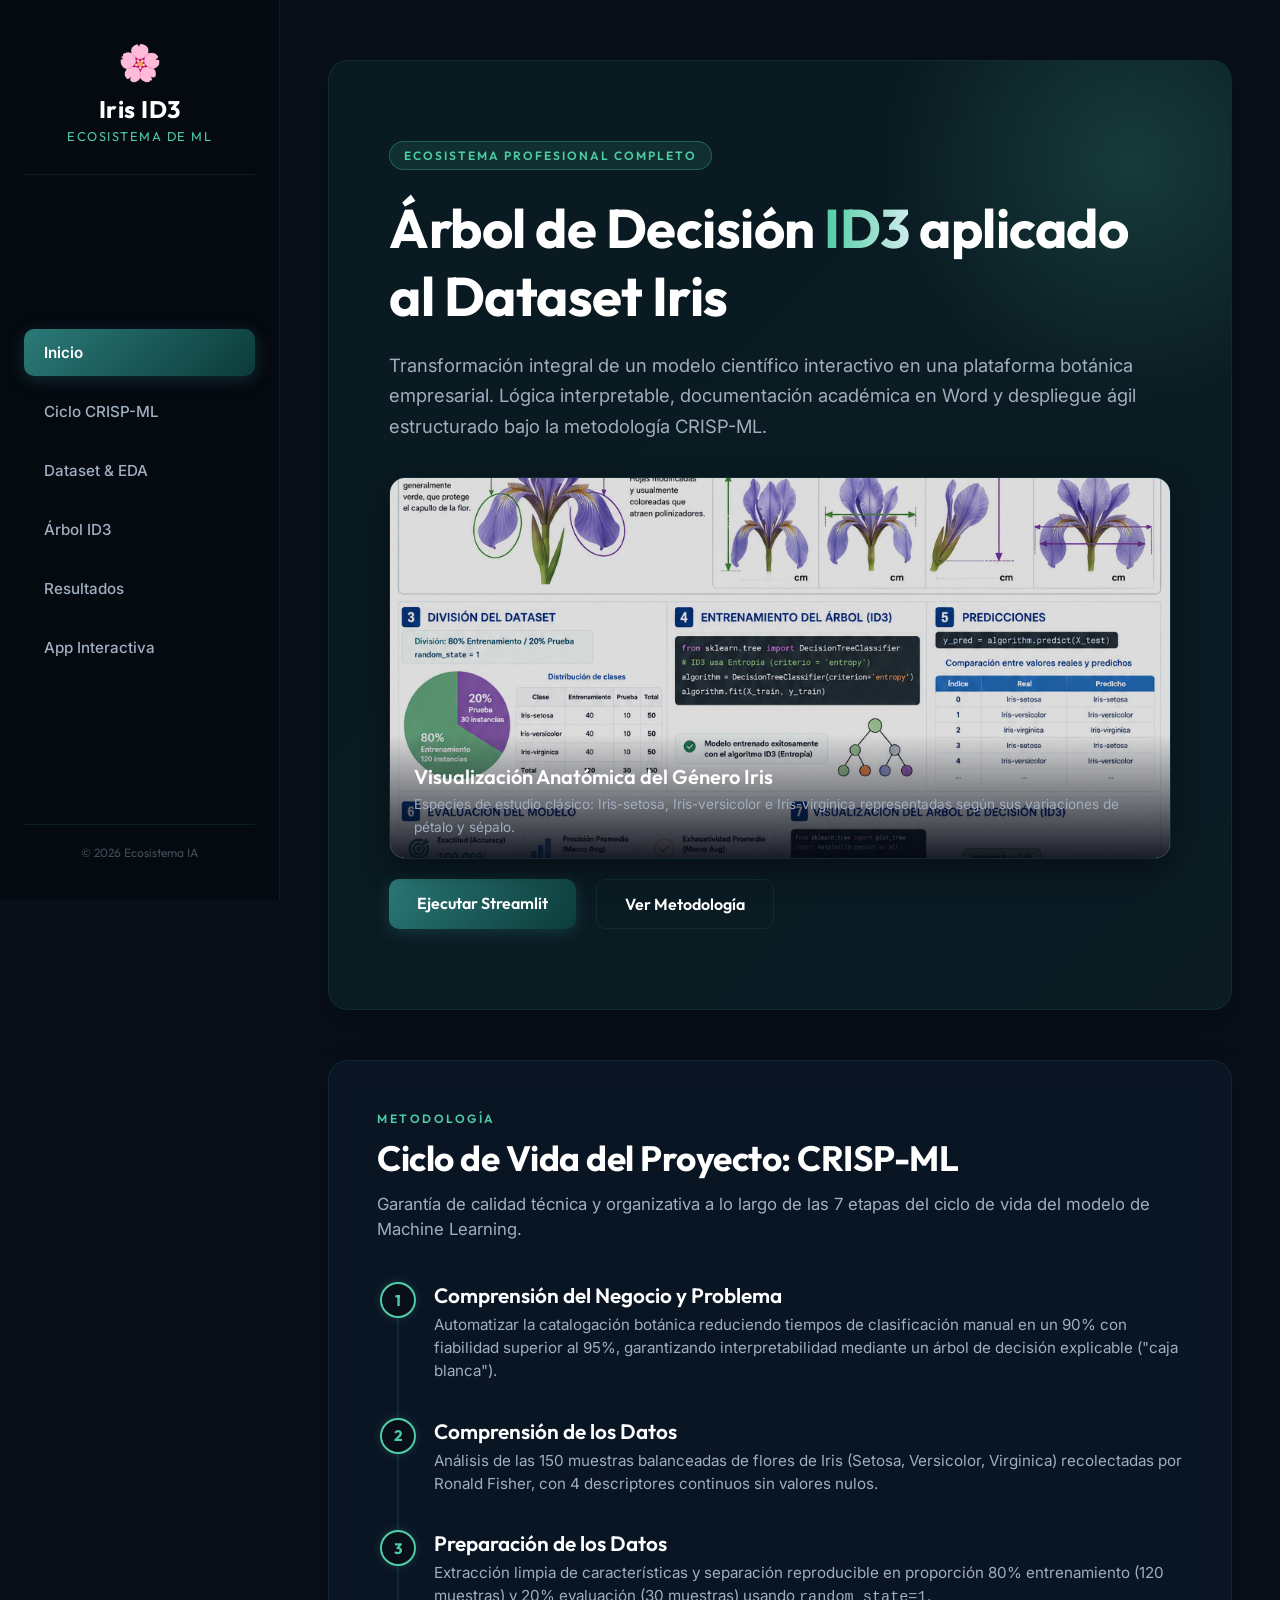
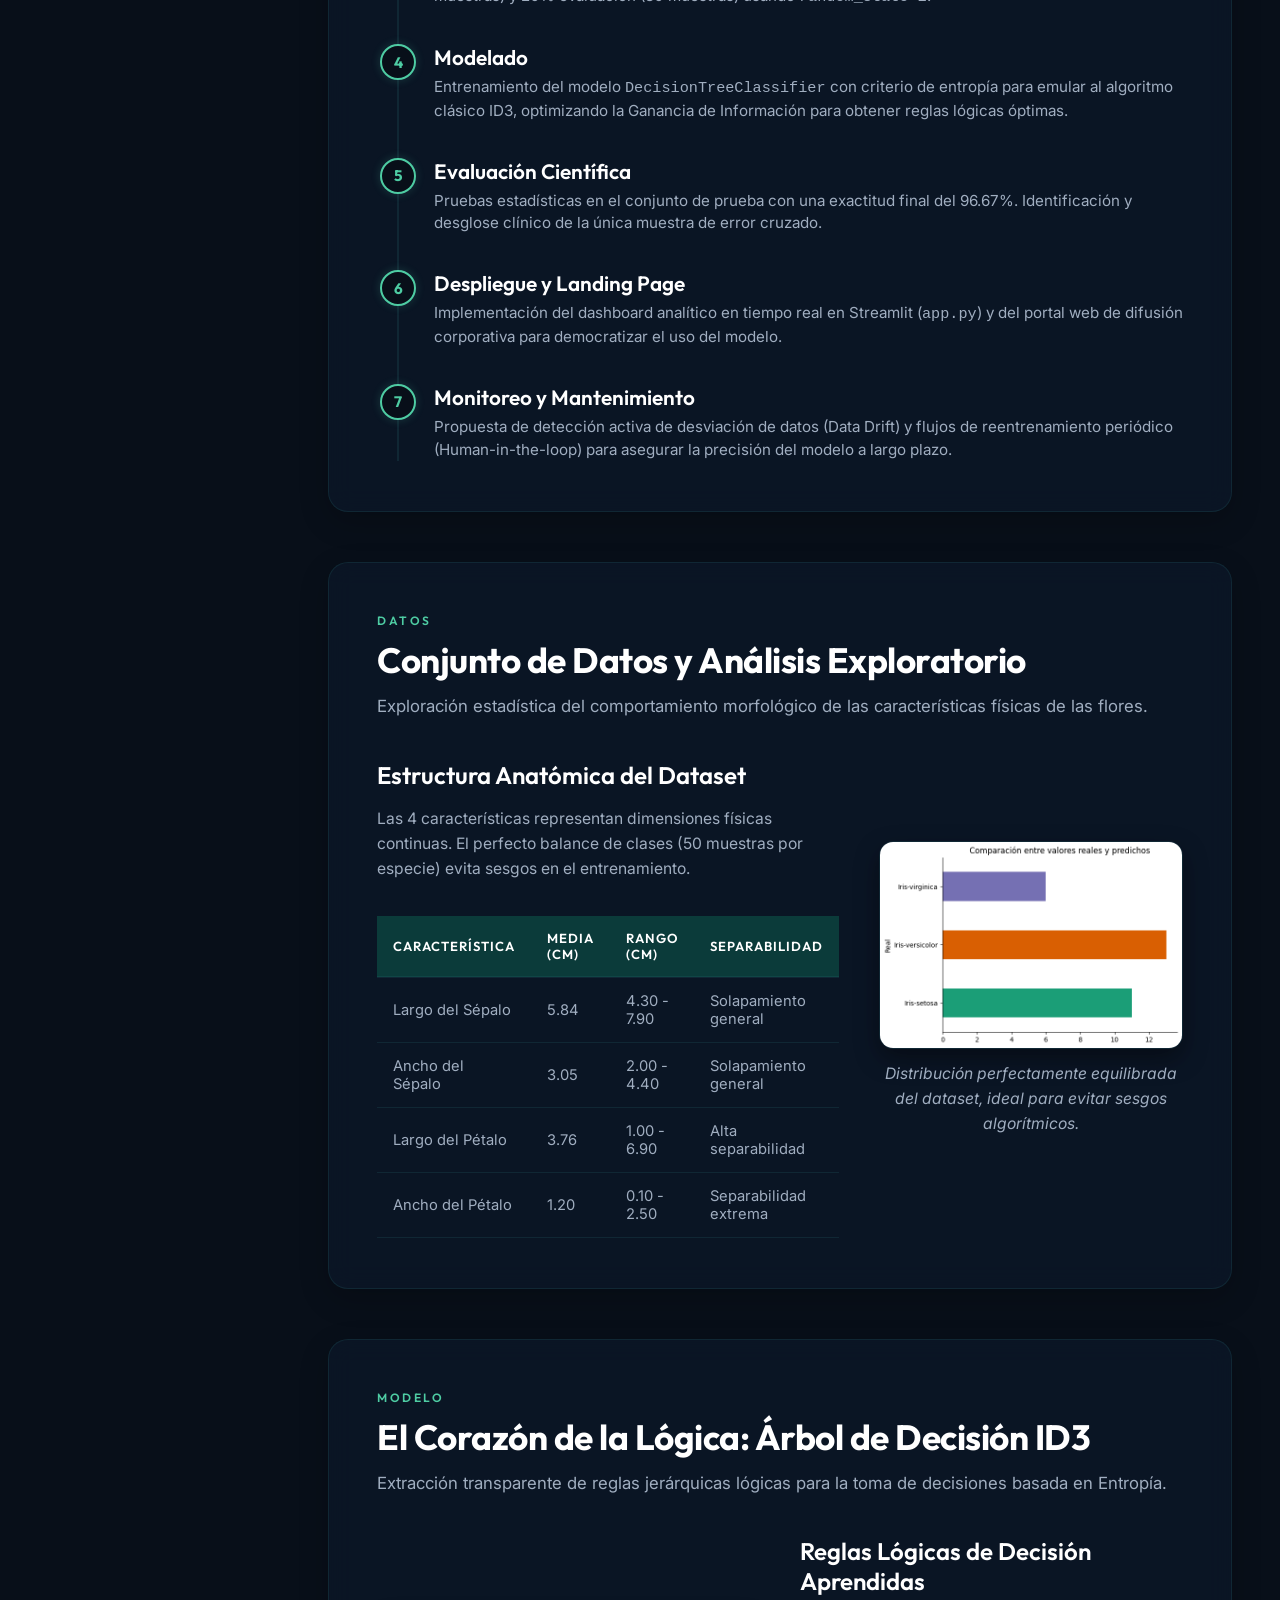
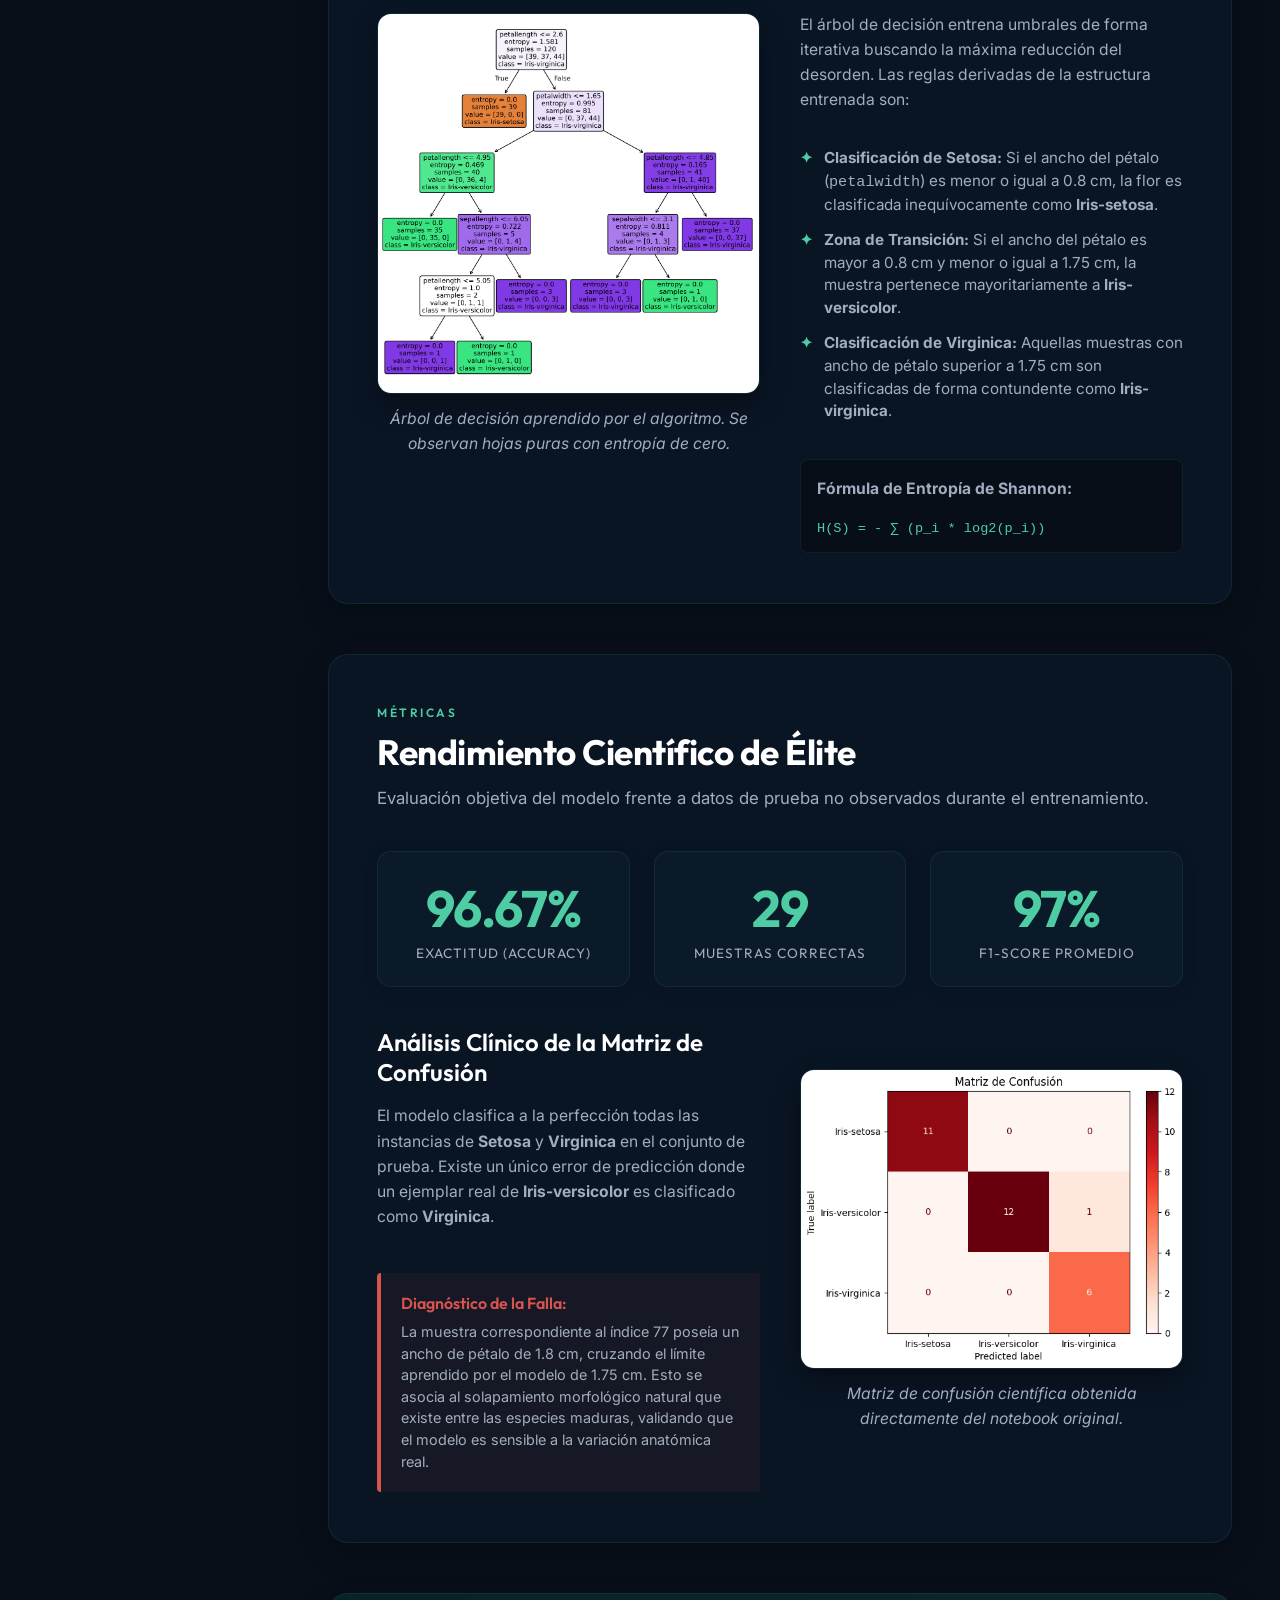
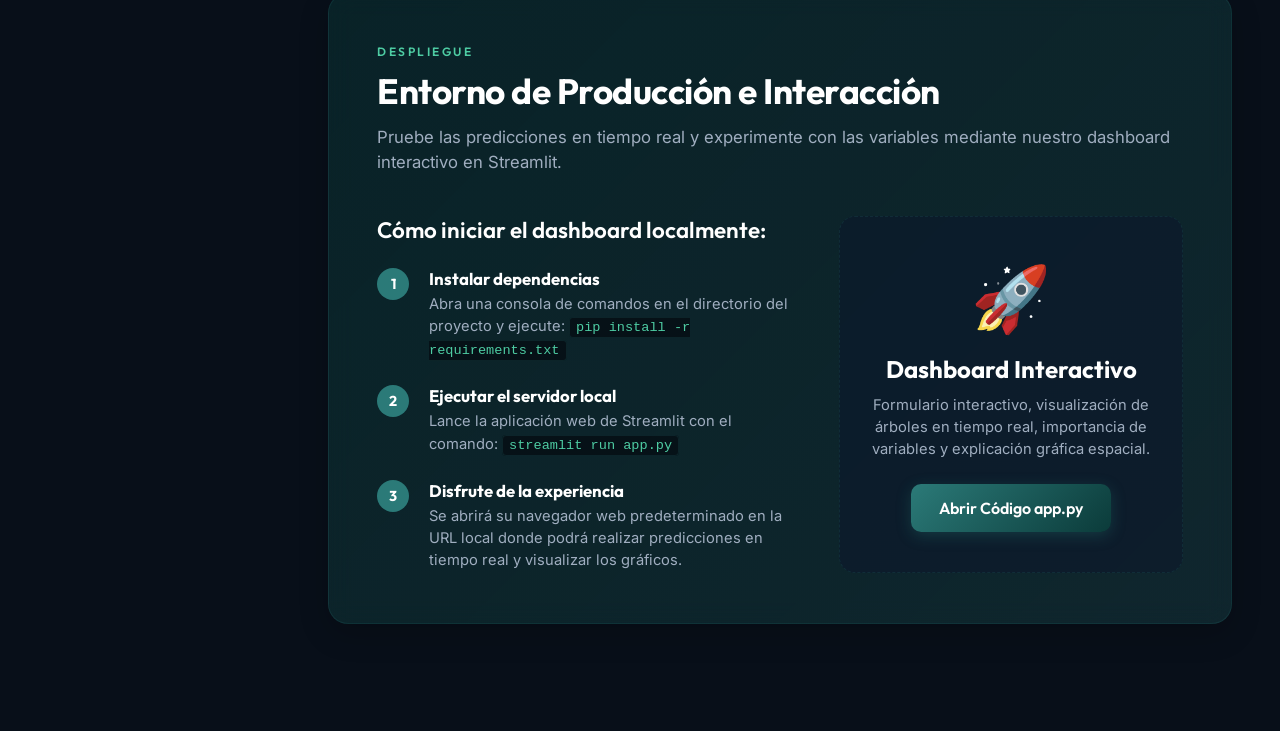
<file: landing/index.html>
<!doctype html>
<html lang="es">
<head>
  <meta charset="utf-8" />
  <meta name="viewport" content="width=device-width, initial-scale=1.0" />
  <title>Iris ID3 Project Builder - Ecosistema de Machine Learning</title>
  <meta name="description" content="Plataforma profesional e interactiva de clasificación botánica basada en el algoritmo de Árbol de Decisión ID3 y el ciclo CRISP-ML." />

  <!-- Script Autocorrector de Rutas de Imágenes Local / Doble Click -->
  <script>
    function fixImagePath(img) {
      let attempt = parseInt(img.getAttribute('data-attempt') || '0');
      attempt++;
      img.setAttribute('data-attempt', attempt);
      
      const currentSrc = img.src || img.getAttribute('src');
      if (!currentSrc) return;
      
      // Extrae el nombre de archivo final
      const parts = currentSrc.split('/');
      let filename = parts[parts.length - 1];
      
      // Decodifica caracteres especiales como espacios
      try {
        filename = decodeURIComponent(filename);
      } catch(e) {
        console.error(e);
      }
      
      if (attempt === 1) {
        // Intento 1: Ruta literal con tilde y espacios en blanco
        img.src = '../Imágenes/' + filename;
      } else if (attempt === 2) {
        // Intento 2: Codificación UTF-8 para "../Imágenes/"
        img.src = '../Im%C3%A1genes/' + filename;
      } else if (attempt === 3) {
        // Intento 3: Carpeta sin tilde "../Imagenes/"
        img.src = '../Imagenes/' + filename;
      } else if (attempt === 4) {
        // Intento 4: Carpeta en minúscula y sin tilde "../imagenes/"
        img.src = '../imagenes/' + filename;
      } else if (attempt === 5) {
        // Intento 5: Directamente en la raíz de imágenes o local
        img.src = filename;
      }
    }
  </script>

  <link rel="stylesheet" href="styles.css" />
</head>
<body>
  
  <!-- Barra de Navegación Lateral (Sidebar) -->
  <aside class="sidebar">
    <div class="sidebar-logo">
      <span class="logo-emoji">🌸</span>
      <h2>Iris ID3</h2>
      <p>Ecosistema de ML</p>
    </div>
    <nav class="nav-menu">
      <a href="#hero" class="nav-link active"><span>Inicio</span></a>
      <a href="#crisp-ml" class="nav-link"><span>Ciclo CRISP-ML</span></a>
      <a href="#dataset" class="nav-link"><span>Dataset & EDA</span></a>
      <a href="#model" class="nav-link"><span>Árbol ID3</span></a>
      <a href="#results" class="nav-link"><span>Resultados</span></a>
      <a href="#app" class="nav-link"><span>App Interactiva</span></a>
    </nav>
    <div class="sidebar-footer">
      <p>© 2026 Ecosistema IA</p>
    </div>
  </aside>

  <!-- Contenedor Principal de Contenido -->
  <main class="content-wrapper">
    
    <!-- SECCIÓN 1: HERO (Presentación Principal) -->
    <section id="hero" class="hero-section">
      <div class="glow-bg"></div>
      <div class="hero-content">
        <span class="badge">Ecosistema Profesional Completo</span>
        <h1>Árbol de Decisión <span>ID3</span> aplicado al Dataset Iris</h1>
        <p>Transformación integral de un modelo científico interactivo en una plataforma botánica empresarial. Lógica interpretable, documentación académica en Word y despliegue ágil estructurado bajo la metodología CRISP-ML.</p>
        
        <!-- BANNER DE INFOGRAFÍA DE APOYO BOTÁNICO -->
        <div class="hero-banner-container">
          <img src="../Imágenes/Infog.png" onerror="fixImagePath(this)" alt="Visualización Anatómica del Género Iris" />
          <div class="hero-banner-overlay">
            <h3>Visualización Anatómica del Género Iris</h3>
            <p>Especies de estudio clásico: Iris-setosa, Iris-versicolor e Iris-virginica representadas según sus variaciones de pétalo y sépalo.</p>
          </div>
        </div>

        <div class="hero-actions">
          <a href="#app" class="btn btn-primary">Ejecutar Streamlit</a>
          <a href="#crisp-ml" class="btn btn-secondary">Ver Metodología</a>
        </div>
      </div>
    </section>

    <!-- SECCIÓN 2: CICLO CRISP-ML (Timeline Metodológico) -->
    <section id="crisp-ml" class="section-card">
      <div class="section-header">
        <span class="section-badge">Metodología</span>
        <h2>Ciclo de Vida del Proyecto: CRISP-ML</h2>
        <p>Garantía de calidad técnica y organizativa a lo largo de las 7 etapas del ciclo de vida del modelo de Machine Learning.</p>
      </div>
      
      <div class="timeline">
        <div class="timeline-item">
          <div class="timeline-num">1</div>
          <div class="timeline-content">
            <h3>Comprensión del Negocio y Problema</h3>
            <p>Automatizar la catalogación botánica reduciendo tiempos de clasificación manual en un 90% con fiabilidad superior al 95%, garantizando interpretabilidad mediante un árbol de decisión explicable ("caja blanca").</p>
          </div>
        </div>
        
        <div class="timeline-item">
          <div class="timeline-num">2</div>
          <div class="timeline-content">
            <h3>Comprensión de los Datos</h3>
            <p>Análisis de las 150 muestras balanceadas de flores de Iris (Setosa, Versicolor, Virginica) recolectadas por Ronald Fisher, con 4 descriptores continuos sin valores nulos.</p>
          </div>
        </div>
        
        <div class="timeline-item">
          <div class="timeline-num">3</div>
          <div class="timeline-content">
            <h3>Preparación de los Datos</h3>
            <p>Extracción limpia de características y separación reproducible en proporción 80% entrenamiento (120 muestras) y 20% evaluación (30 muestras) usando <code>random_state=1</code>.</p>
          </div>
        </div>
        
        <div class="timeline-item">
          <div class="timeline-num">4</div>
          <div class="timeline-content">
            <h3>Modelado</h3>
            <p>Entrenamiento del modelo <code>DecisionTreeClassifier</code> con criterio de entropía para emular al algoritmo clásico ID3, optimizando la Ganancia de Información para obtener reglas lógicas óptimas.</p>
          </div>
        </div>
        
        <div class="timeline-item">
          <div class="timeline-num">5</div>
          <div class="timeline-content">
            <h3>Evaluación Científica</h3>
            <p>Pruebas estadísticas en el conjunto de prueba con una exactitud final del 96.67%. Identificación y desglose clínico de la única muestra de error cruzado.</p>
          </div>
        </div>

        <div class="timeline-item">
          <div class="timeline-num">6</div>
          <div class="timeline-content">
            <h3>Despliegue y Landing Page</h3>
            <p>Implementación del dashboard analítico en tiempo real en Streamlit (<code>app.py</code>) y del portal web de difusión corporativa para democratizar el uso del modelo.</p>
          </div>
        </div>

        <div class="timeline-item">
          <div class="timeline-num">7</div>
          <div class="timeline-content">
            <h3>Monitoreo y Mantenimiento</h3>
            <p>Propuesta de detección activa de desviación de datos (Data Drift) y flujos de reentrenamiento periódico (Human-in-the-loop) para asegurar la precisión del modelo a largo plazo.</p>
          </div>
        </div>
      </div>
    </section>

    <!-- SECCIÓN 3: DATASET & EDA -->
    <section id="dataset" class="section-card">
      <div class="section-header">
        <span class="section-badge">Datos</span>
        <h2>Conjunto de Datos y Análisis Exploratorio</h2>
        <p>Exploración estadística del comportamiento morfológico de las características físicas de las flores.</p>
      </div>
      
      <div class="grid-2col">
        <div class="grid-card">
          <h3>Estructura Anatómica del Dataset</h3>
          <p>Las 4 características representan dimensiones físicas continuas. El perfecto balance de clases (50 muestras por especie) evita sesgos en el entrenamiento.</p>
          
          <table class="premium-table">
            <thead>
              <tr>
                <th>Característica</th>
                <th>Media (cm)</th>
                <th>Rango (cm)</th>
                <th>Separabilidad</th>
              </tr>
            </thead>
            <tbody>
              <tr>
                <td>Largo del Sépalo</td>
                <td>5.84</td>
                <td>4.30 - 7.90</td>
                <td>Solapamiento general</td>
              </tr>
              <tr>
                <td>Ancho del Sépalo</td>
                <td>3.05</td>
                <td>2.00 - 4.40</td>
                <td>Solapamiento general</td>
              </tr>
              <tr>
                <td>Largo del Pétalo</td>
                <td>3.76</td>
                <td>1.00 - 6.90</td>
                <td>Alta separabilidad</td>
              </tr>
              <tr>
                <td>Ancho del Pétalo</td>
                <td>1.20</td>
                <td>0.10 - 2.50</td>
                <td>Separabilidad extrema</td>
              </tr>
            </tbody>
          </table>
        </div>
        
        <div class="grid-card img-card">
          <img src="../Imágenes/GraficoBarras.png" onerror="fixImagePath(this)" alt="Distribución de Clases del Dataset Iris" class="hover-zoom" />
          <p class="caption">Distribución perfectamente equilibrada del dataset, ideal para evitar sesgos algorítmicos.</p>
        </div>
      </div>
    </section>

    <!-- SECCIÓN 4: MODELADO (ÁRBOL ID3) -->
    <section id="model" class="section-card">
      <div class="section-header">
        <span class="section-badge">Modelo</span>
        <h2>El Corazón de la Lógica: Árbol de Decisión ID3</h2>
        <p>Extracción transparente de reglas jerárquicas lógicas para la toma de decisiones basada en Entropía.</p>
      </div>
      
      <div class="grid-2col">
        <div class="grid-card img-card">
          <img src="../Imágenes/VisualizaacionArbol.png" onerror="fixImagePath(this)" alt="Visualización del Árbol de Decisión entrenado" class="hover-zoom" />
          <p class="caption">Árbol de decisión aprendido por el algoritmo. Se observan hojas puras con entropía de cero.</p>
        </div>
        
        <div class="grid-card">
          <h3>Reglas Lógicas de Decisión Aprendidas</h3>
          <p>El árbol de decisión entrena umbrales de forma iterativa buscando la máxima reducción del desorden. Las reglas derivadas de la estructura entrenada son:</p>
          
          <ul class="styled-list">
            <li><strong>Clasificación de Setosa:</strong> Si el ancho del pétalo (<code>petalwidth</code>) es menor o igual a 0.8 cm, la flor es clasificada inequívocamente como <strong>Iris-setosa</strong>.</li>
            <li><strong>Zona de Transición:</strong> Si el ancho del pétalo es mayor a 0.8 cm y menor o igual a 1.75 cm, la muestra pertenece mayoritariamente a <strong>Iris-versicolor</strong>.</li>
            <li><strong>Clasificación de Virginica:</strong> Aquellas muestras con ancho de pétalo superior a 1.75 cm son clasificadas de forma contundente como <strong>Iris-virginica</strong>.</li>
          </ul>
          
          <div class="math-box">
            <p><strong>Fórmula de Entropía de Shannon:</strong></p>
            <code>H(S) = - ∑ (p_i * log2(p_i))</code>
          </div>
        </div>
      </div>
    </section>

    <!-- SECCIÓN 5: RESULTADOS -->
    <section id="results" class="section-card">
      <div class="section-header">
        <span class="section-badge">Métricas</span>
        <h2>Rendimiento Científico de Élite</h2>
        <p>Evaluación objetiva del modelo frente a datos de prueba no observados durante el entrenamiento.</p>
      </div>
      
      <!-- Bloque de KPIs Animados -->
      <div class="kpi-container">
        <div class="kpi-card">
          <div class="kpi-num" id="kpi-accuracy">0%</div>
          <div class="kpi-label">Exactitud (Accuracy)</div>
        </div>
        <div class="kpi-card">
          <div class="kpi-num" id="kpi-aciertos">0</div>
          <div class="kpi-label">Muestras Correctas</div>
        </div>
        <div class="kpi-card">
          <div class="kpi-num" id="kpi-f1">0%</div>
          <div class="kpi-label">F1-Score Promedio</div>
        </div>
      </div>
      
      <div class="grid-2col">
        <div class="grid-card">
          <h3>Análisis Clínico de la Matriz de Confusión</h3>
          <p>El modelo clasifica a la perfección todas las instancias de <strong>Setosa</strong> y <strong>Virginica</strong> en el conjunto de prueba. Existe un único error de predicción donde un ejemplar real de <strong>Iris-versicolor</strong> es clasificado como <strong>Virginica</strong>.</p>
          
          <div class="diagnostic-box">
            <h4>Diagnóstico de la Falla:</h4>
            <p>La muestra correspondiente al índice 77 poseía un ancho de pétalo de 1.8 cm, cruzando el límite aprendido por el modelo de 1.75 cm. Esto se asocia al solapamiento morfológico natural que existe entre las especies maduras, validando que el modelo es sensible a la variación anatómica real.</p>
          </div>
        </div>
        
        <div class="grid-card img-card">
          <img src="../Imágenes/MatrizConfusion.png" onerror="fixImagePath(this)" alt="Matriz de Confusión del Conjunto de Prueba" class="hover-zoom" />
          <p class="caption">Matriz de confusión científica obtenida directamente del notebook original.</p>
        </div>
      </div>
    </section>

    <!-- SECCIÓN 6: INTEGRACIÓN CON APP (STREAMLIT) -->
    <section id="app" class="section-card highlight-card">
      <div class="section-header">
        <span class="section-badge">Despliegue</span>
        <h2>Entorno de Producción e Interacción</h2>
        <p>Pruebe las predicciones en tiempo real y experimente con las variables mediante nuestro dashboard interactivo en Streamlit.</p>
      </div>
      
      <div class="app-integration">
        <div class="app-steps">
          <h3>Cómo iniciar el dashboard localmente:</h3>
          <ol class="step-list">
            <li>
              <span class="step-badge">1</span>
              <div>
                <strong>Instalar dependencias</strong>
                <p>Abra una consola de comandos en el directorio del proyecto y ejecute: <code>pip install -r requirements.txt</code></p>
              </div>
            </li>
            <li>
              <span class="step-badge">2</span>
              <div>
                <strong>Ejecutar el servidor local</strong>
                <p>Lance la aplicación web de Streamlit con el comando: <code>streamlit run app.py</code></p>
              </div>
            </li>
            <li>
              <span class="step-badge">3</span>
              <div>
                <strong>Disfrute de la experiencia</strong>
                <p>Se abrirá su navegador web predeterminado en la URL local donde podrá realizar predicciones en tiempo real y visualizar los gráficos.</p>
              </div>
            </li>
          </ol>
        </div>
        
        <div class="app-cta-box">
          <span class="logo-emoji huge">🚀</span>
          <h3>Dashboard Interactivo</h3>
          <p>Formulario interactivo, visualización de árboles en tiempo real, importancia de variables y explicación gráfica espacial.</p>
          <a class="btn btn-primary" href="../app.py">Abrir Código app.py</a>
        </div>
      </div>
    </section>

  </main>

  <script src="script.js"></script>
</body>
</html>
</file>
<file: landing/styles.css>
@import url('https://fonts.googleapis.com/css2?family=Outfit:wght@300;400;500;600;700&family=Inter:wght@300;400;500;600&display=swap');

:root {
  --bg-dark: #080F19;
  --bg-sidebar: #050A11;
  --bg-panel: rgba(13, 25, 43, 0.65);
  --primary: #2B7A78;
  --primary-hover: #1E5C5A;
  --primary-light: #CFECEB;
  --secondary: #0B3B3A;
  --text-white: #FFFFFF;
  --text-gray: #A0AEC0;
  --border-color: rgba(43, 122, 120, 0.18);
  --neon-mint: #4ECCA3;
  --transition-smooth: all 0.3s cubic-bezier(0.4, 0, 0.2, 1);
}

* {
  box-sizing: border-box;
  margin: 0;
  padding: 0;
}

body {
  background-color: var(--bg-dark);
  font-family: 'Outfit', sans-serif;
  color: var(--text-white);
  display: flex;
  min-height: 100vh;
  overflow-x: hidden;
}

/* --- BARRA DE NAVEGACIÓN LATERAL (SIDEBAR) --- */
.sidebar {
  width: 280px;
  background-color: var(--bg-sidebar);
  border-right: 1px solid var(--border-color);
  padding: 40px 24px;
  position: fixed;
  top: 0;
  left: 0;
  height: 100vh;
  display: flex;
  flex-direction: column;
  justify-content: space-between;
  z-index: 100;
}

.sidebar-logo {
  text-align: center;
  padding-bottom: 30px;
  border-bottom: 1px solid var(--border-color);
}

.logo-emoji {
  font-size: 2.2rem;
  display: inline-block;
  margin-bottom: 10px;
  animation: bounce 3s infinite alternate;
}

.sidebar-logo h2 {
  font-size: 1.5rem;
  font-weight: 700;
  color: var(--text-white);
  letter-spacing: 0.5px;
}

.sidebar-logo p {
  font-size: 0.8rem;
  color: var(--neon-mint);
  text-transform: uppercase;
  letter-spacing: 1.5px;
  margin-top: 4px;
}

.nav-menu {
  display: flex;
  flex-direction: column;
  margin: 40px 0;
}

.nav-link {
  display: flex;
  align-items: center;
  padding: 14px 20px;
  color: var(--text-gray);
  text-decoration: none;
  border-radius: 10px;
  font-family: 'Inter', sans-serif;
  font-size: 0.95rem;
  font-weight: 500;
  margin: 6px 0;
  transition: var(--transition-smooth);
}

.nav-link:hover {
  color: var(--text-white);
  background-color: rgba(43, 122, 120, 0.1);
  transform: translateX(4px);
}

.nav-link.active {
  color: var(--text-white);
  background: linear-gradient(135deg, var(--primary) 0%, var(--secondary) 100%);
  box-shadow: 0 4px 15px rgba(43, 122, 120, 0.3);
  font-weight: 600;
}

.sidebar-footer {
  text-align: center;
  font-size: 0.75rem;
  color: rgba(160, 174, 192, 0.4);
  border-top: 1px solid var(--border-color);
  padding-top: 20px;
}

/* --- CONTENEDOR PRINCIPAL DE CONTENIDO --- */
.content-wrapper {
  flex: 1;
  margin-left: 280px;
  padding: 60px 48px;
  max-width: 1300px;
  min-height: 100vh;
}

/* --- SECCIÓN HERO --- */
.hero-section {
  position: relative;
  padding: 80px 60px;
  border-radius: 20px;
  background: linear-gradient(135deg, rgba(11, 59, 58, 0.25) 0%, rgba(43, 122, 120, 0.12) 100%);
  border: 1px solid var(--border-color);
  overflow: hidden;
  margin-bottom: 50px;
  box-shadow: 0 15px 35px rgba(0, 0, 0, 0.25);
}

.glow-bg {
  position: absolute;
  top: -150px;
  right: -150px;
  width: 500px;
  height: 500px;
  background: radial-gradient(circle, rgba(78, 204, 163, 0.18) 0%, transparent 70%);
  pointer-events: none;
}

.hero-content {
  max-width: 800px;
  position: relative;
  z-index: 2;
}

.badge {
  display: inline-block;
  padding: 6px 14px;
  background-color: rgba(78, 204, 163, 0.12);
  border: 1px solid rgba(78, 204, 163, 0.3);
  border-radius: 30px;
  font-size: 0.75rem;
  font-weight: 600;
  text-transform: uppercase;
  letter-spacing: 2px;
  color: var(--neon-mint);
  margin-bottom: 24px;
}

.hero-section h1 {
  font-size: 3.4rem;
  font-weight: 700;
  line-height: 1.25;
  margin-bottom: 20px;
  letter-spacing: -0.5px;
}

.hero-section h1 span {
  background: linear-gradient(90deg, var(--neon-mint) 0%, var(--primary-light) 100%);
  -webkit-background-clip: text;
  -webkit-text-fill-color: transparent;
}

.hero-section p {
  font-family: 'Inter', sans-serif;
  font-size: 1.15rem;
  line-height: 1.65;
  color: var(--text-gray);
  margin-bottom: 36px;
}

.hero-actions {
  display: flex;
  gap: 20px;
}

.btn {
  display: inline-block;
  padding: 14px 28px;
  font-family: 'Outfit', sans-serif;
  font-size: 1rem;
  font-weight: 600;
  text-decoration: none;
  border-radius: 10px;
  cursor: pointer;
  transition: var(--transition-smooth);
}

.btn-primary {
  background: linear-gradient(135deg, var(--primary) 0%, var(--secondary) 100%);
  color: var(--text-white);
  border: none;
  box-shadow: 0 4px 15px rgba(43, 122, 120, 0.3);
}

.btn-primary:hover {
  transform: translateY(-2px);
  box-shadow: 0 6px 22px rgba(43, 122, 120, 0.45);
}

.btn-secondary {
  background: transparent;
  color: var(--text-white);
  border: 1.5px solid var(--border-color);
}

.btn-secondary:hover {
  background-color: rgba(255, 255, 255, 0.05);
  border-color: var(--neon-mint);
  transform: translateY(-2px);
}

/* --- TARJETAS DE SECCIÓN (SECCIONES GENERALES) --- */
.section-card {
  background: var(--bg-panel);
  backdrop-filter: blur(12px);
  -webkit-backdrop-filter: blur(12px);
  border: 1px solid var(--border-color);
  border-radius: 20px;
  padding: 50px 48px;
  margin-bottom: 50px;
  box-shadow: 0 10px 30px rgba(0, 0, 0, 0.2);
}

.section-header {
  margin-bottom: 40px;
}

.section-badge {
  font-size: 0.75rem;
  font-weight: 600;
  text-transform: uppercase;
  letter-spacing: 2.5px;
  color: var(--neon-mint);
  display: block;
  margin-bottom: 10px;
}

.section-card h2 {
  font-size: 2.2rem;
  font-weight: 700;
  margin-bottom: 12px;
  letter-spacing: -0.5px;
}

.section-card > .section-header > p {
  font-family: 'Inter', sans-serif;
  font-size: 1.05rem;
  color: var(--text-gray);
  line-height: 1.5;
  max-width: 800px;
}

/* --- DISEÑO DE GRIDS DE DOS COLUMNAS --- */
.grid-2col {
  display: grid;
  grid-template-columns: 1fr 1fr;
  gap: 40px;
}

.grid-card {
  display: flex;
  flex-direction: column;
  justify-content: center;
}

.grid-card h3 {
  font-size: 1.5rem;
  font-weight: 600;
  margin-bottom: 16px;
  color: var(--text-white);
}

.grid-card p {
  font-family: 'Inter', sans-serif;
  font-size: 0.98rem;
  color: var(--text-gray);
  line-height: 1.6;
  margin-bottom: 20px;
}

.img-card {
  align-items: center;
}

.img-card img {
  max-width: 100%;
  border-radius: 14px;
  border: 1.5px solid var(--border-color);
  box-shadow: 0 10px 25px rgba(0, 0, 0, 0.4);
  transition: var(--transition-smooth);
}

.hover-zoom:hover {
  transform: scale(1.03);
}

.caption {
  font-size: 0.8rem;
  color: var(--text-gray);
  margin-top: 12px !important;
  text-align: center;
  font-style: italic;
  font-family: 'Inter', sans-serif;
}

/* --- TABLAS DE ESTILO PREMIUM --- */
.premium-table {
  width: 100%;
  border-collapse: collapse;
  margin-top: 15px;
}

.premium-table th {
  background-color: var(--secondary);
  color: var(--text-white);
  font-size: 0.82rem;
  text-transform: uppercase;
  font-weight: 600;
  letter-spacing: 1px;
  padding: 14px 16px;
  text-align: left;
  border-bottom: 2px solid var(--border-color);
}

.premium-table td {
  padding: 14px 16px;
  font-family: 'Inter', sans-serif;
  font-size: 0.92rem;
  color: var(--text-gray);
  border-bottom: 1px solid var(--border-color);
}

.premium-table tr:hover td {
  color: var(--text-white);
  background-color: rgba(43, 122, 120, 0.05);
}

/* --- LISTAS ESTILIZADAS (VISTA DEL MODELO) --- */
.styled-list {
  list-style: none;
  margin-top: 15px;
}

.styled-list li {
  font-family: 'Inter', sans-serif;
  font-size: 0.95rem;
  color: var(--text-gray);
  margin-bottom: 12px;
  padding-left: 24px;
  position: relative;
  line-height: 1.5;
}

.styled-list li::before {
  content: "✦";
  position: absolute;
  left: 0;
  top: 0;
  color: var(--neon-mint);
  font-weight: bold;
}

.math-box {
  margin-top: 24px;
  background-color: rgba(5, 10, 17, 0.6);
  border: 1px solid var(--border-color);
  border-radius: 8px;
  padding: 16px;
  font-family: 'Consolas', monospace;
  font-size: 0.85rem;
  color: var(--neon-mint);
}

/* --- LÍNEA DE TIEMPO DE CRISP-ML --- */
.timeline {
  border-left: 2px solid var(--border-color);
  margin-left: 20px;
  padding-left: 35px;
  position: relative;
}

.timeline-item {
  position: relative;
  margin-bottom: 35px;
}

.timeline-item:last-child {
  margin-bottom: 0;
}

.timeline-num {
  position: absolute;
  left: -54px;
  top: 0;
  width: 36px;
  height: 36px;
  border-radius: 50%;
  background-color: var(--bg-dark);
  border: 2px solid var(--neon-mint);
  color: var(--neon-mint);
  font-size: 0.95rem;
  font-weight: 700;
  display: flex;
  align-items: center;
  justify-content: center;
  box-shadow: 0 0 10px rgba(78, 204, 163, 0.2);
}

.timeline-content h3 {
  font-size: 1.3rem;
  font-weight: 600;
  margin-bottom: 6px;
  color: var(--text-white);
}

.timeline-content p {
  font-family: 'Inter', sans-serif;
  font-size: 0.95rem;
  color: var(--text-gray);
  line-height: 1.5;
}

/* --- MÓDULO DE KPIS (CONTADORES ANIMADOS) --- */
.kpi-container {
  display: flex;
  gap: 24px;
  margin-bottom: 40px;
}

.kpi-card {
  flex: 1;
  background: rgba(43, 122, 120, 0.05);
  border: 1px solid var(--border-color);
  border-radius: 14px;
  padding: 24px;
  text-align: center;
  box-shadow: 0 4px 15px rgba(0, 0, 0, 0.1);
  transition: var(--transition-smooth);
}

.kpi-card:hover {
  transform: translateY(-4px);
  background-color: rgba(43, 122, 120, 0.08);
}

.kpi-num {
  font-size: 3.2rem;
  font-weight: 700;
  color: var(--neon-mint);
  margin-bottom: 4px;
  letter-spacing: -1px;
}

.kpi-label {
  font-size: 0.85rem;
  text-transform: uppercase;
  color: var(--text-gray);
  letter-spacing: 1px;
}

.diagnostic-box {
  margin-top: 24px;
  padding: 20px;
  background-color: rgba(217, 83, 79, 0.06);
  border-left: 4px solid #d9534f;
  border-radius: 4px;
}

.diagnostic-box h4 {
  color: #d9534f;
  font-size: 1rem;
  font-weight: 600;
  margin-bottom: 8px;
}

.diagnostic-box p {
  font-size: 0.9rem !important;
  line-height: 1.5 !important;
  margin-bottom: 0 !important;
}

/* --- INTEGRACIÓN CON STREAMLIT (CARD DESTACADO) --- */
.highlight-card {
  background: linear-gradient(135deg, rgba(11, 59, 58, 0.45) 0%, rgba(43, 122, 120, 0.22) 100%);
  border: 1px solid var(--border-color);
}

.app-integration {
  display: flex;
  gap: 40px;
}

.app-steps {
  flex: 3;
}

.app-steps h3 {
  font-size: 1.4rem;
  font-weight: 600;
  margin-bottom: 24px;
}

.step-list {
  list-style: none;
}

.step-list li {
  display: flex;
  gap: 20px;
  margin-bottom: 24px;
}

.step-list li:last-child {
  margin-bottom: 0;
}

.step-badge {
  width: 32px;
  height: 32px;
  background-color: var(--primary);
  border-radius: 50%;
  display: flex;
  justify-content: center;
  align-items: center;
  color: var(--text-white);
  font-weight: 700;
  font-size: 0.9rem;
  flex-shrink: 0;
}

.step-list li strong {
  display: block;
  font-size: 1.05rem;
  color: var(--text-white);
  margin-bottom: 4px;
}

.step-list li p {
  font-family: 'Inter', sans-serif;
  font-size: 0.92rem;
  color: var(--text-gray);
  line-height: 1.5;
  margin: 0;
}

.step-list li code {
  background-color: rgba(5, 10, 17, 0.7);
  border: 1px solid var(--border-color);
  padding: 2px 6px;
  border-radius: 4px;
  font-family: 'Consolas', monospace;
  color: var(--neon-mint);
  font-size: 0.85rem;
}

.app-cta-box {
  flex: 2;
  background: var(--bg-panel);
  border: 1.5px dashed var(--border-color);
  border-radius: 16px;
  padding: 40px 30px;
  text-align: center;
  display: flex;
  flex-direction: column;
  justify-content: center;
  align-items: center;
}

.huge {
  font-size: 4rem;
  margin-bottom: 16px;
}

.app-cta-box h3 {
  font-size: 1.5rem;
  font-weight: 700;
  margin-bottom: 10px;
}

.app-cta-box p {
  font-family: 'Inter', sans-serif;
  font-size: 0.92rem;
  color: var(--text-gray);
  line-height: 1.5;
  margin-bottom: 24px;
}

/* --- ANIMACIONES --- */
@keyframes bounce {
  0% { transform: translateY(0); }
  100% { transform: translateY(-8px); }
}

/* --- RESPONSIVIDAD GENERAL --- */
@media (max-width: 1024px) {
  body {
    flex-direction: column;
  }
  .sidebar {
    width: 100%;
    height: auto;
    position: relative;
    padding: 24px;
    border-right: none;
    border-bottom: 1px solid var(--border-color);
  }
  .sidebar-logo {
    padding-bottom: 16px;
    border-bottom: none;
  }
  .nav-menu {
    flex-direction: row;
    flex-wrap: wrap;
    justify-content: center;
    margin: 16px 0 0;
    gap: 8px;
  }
  .nav-link {
    margin: 0;
    padding: 10px 14px;
    font-size: 0.85rem;
  }
  .nav-link:hover {
    transform: none;
  }
  .content-wrapper {
    margin-left: 0;
    padding: 32px 20px;
  }
  .grid-2col {
    grid-template-columns: 1fr;
  }
  .kpi-container {
    flex-direction: column;
    gap: 16px;
  }
  .app-integration {
    flex-direction: column;
  }
}

/* --- BANNER DE INFOGRAFÍA EMBEDDED --- */
.hero-banner-container {
  margin-top: 30px;
  margin-bottom: 20px;
  border-radius: 16px;
  overflow: hidden;
  border: 1px solid var(--border-color);
  box-shadow: 0 12px 30px rgba(0, 0, 0, 0.4);
  position: relative;
}

.hero-banner-container img {
  width: 100%;
  height: auto;
  max-height: 380px;
  object-fit: cover;
  display: block;
  filter: brightness(0.85) contrast(1.05);
  transition: all 0.4s ease;
}

.hero-banner-container:hover img {
  transform: scale(1.01);
  filter: brightness(0.95);
}

.hero-banner-overlay {
  position: absolute;
  bottom: 0;
  left: 0;
  right: 0;
  background: linear-gradient(to top, rgba(3, 7, 18, 0.9) 0%, rgba(3, 7, 18, 0) 100%);
  padding: 30px 24px 20px;
  color: var(--text-white);
}

.hero-banner-overlay h3 {
  font-size: 1.25rem;
  font-weight: 600;
  margin-bottom: 4px;
  color: #ffffff;
}

.hero-banner-overlay p {
  font-size: 0.85rem;
  color: #a0aec0;
  margin-bottom: 0;
}
</file>
